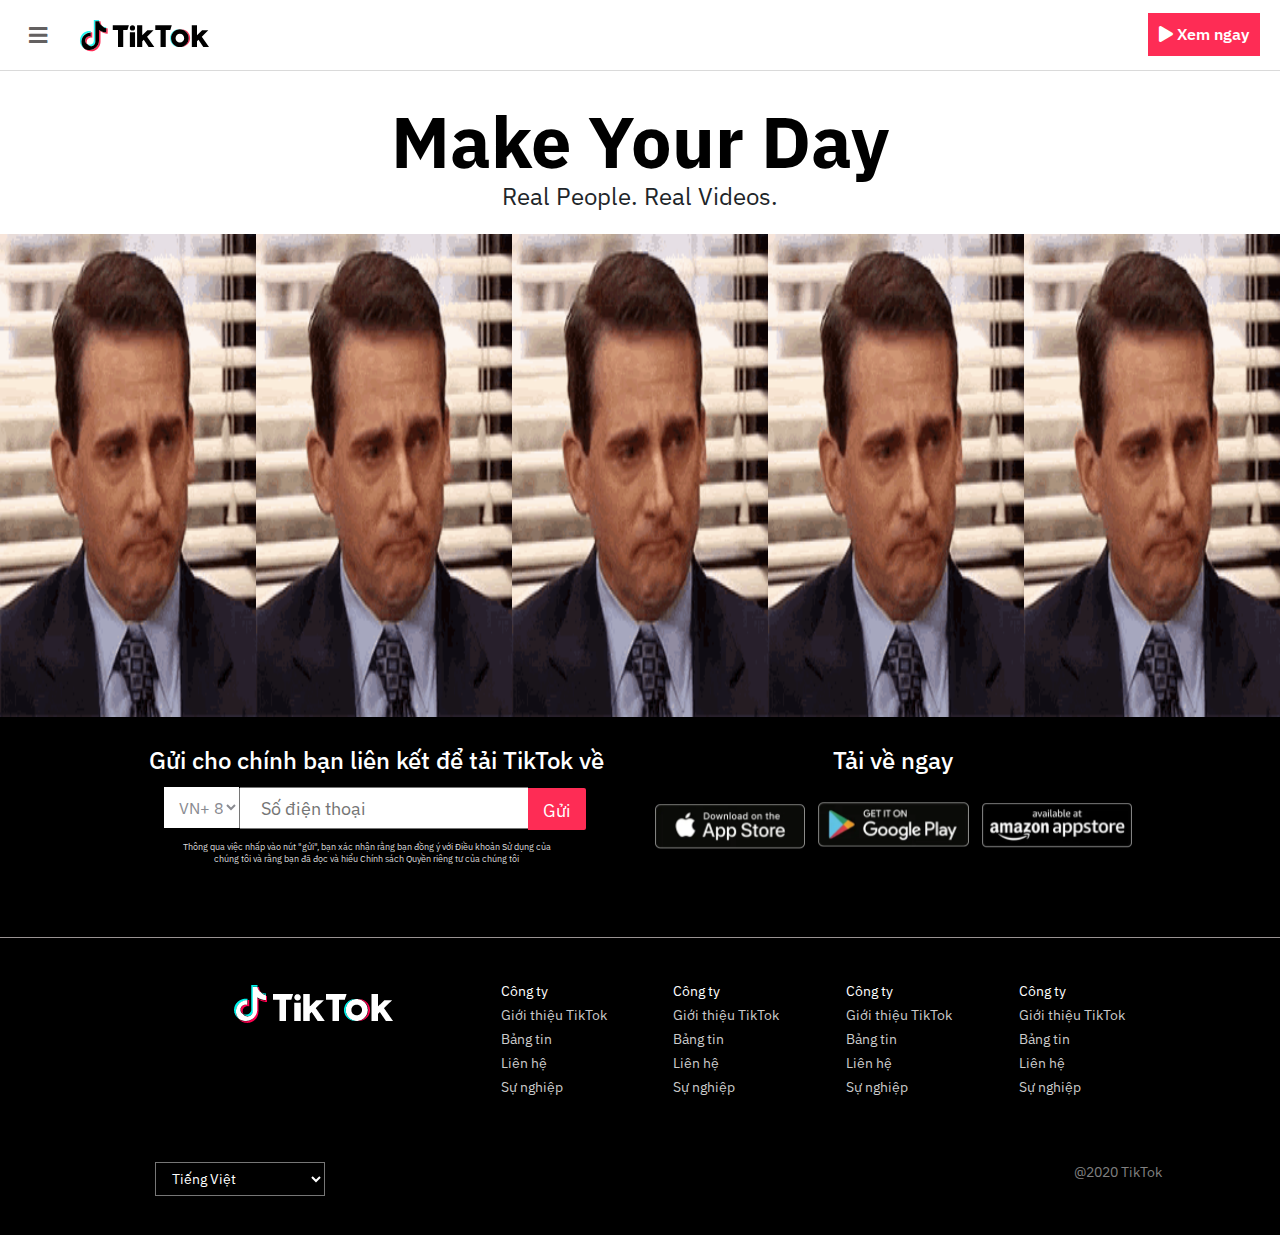
<file: index.html>
<!DOCTYPE html>
<html lang="en">

<head>
    <meta charset="UTF-8">
    <meta name="viewport" content="width=device-width, initial-scale=1.0">
    <meta http-equiv="X-UA-Compatible" content="ie=edge">
    <title>Home</title>
    <link rel="stylesheet" href="./asset/bootstrap-4.0.0/dist/css/bootstrap.min.css">
    <link rel="stylesheet" href="./asset/css/style.css">
    <link rel="stylesheet" href="./asset/font-anwesome/css/all.min.css">
    <link href="https://fonts.googleapis.com/css?family=IBM+Plex+Sans:100,100i,200,200i,300,300i,400,400i,500,500i,600,600i,700,700i&display=swap"
          rel="stylesheet">
</head>
<nav>
    <ul class="list-nav">
        <li>
            <a href="#" id="close-nav" class="icon"><i class="fas fa-times"></i></a>
        </li>
        <li class="nav-logo">
            <ul>
                <li>
                    <a href="#" id="logo">
                        <img src="./asset/images/logo.svg" alt="">
                        <img src="./asset/images/tiktok.svg" alt="">
                    </a>
                </li>
            </ul>
        </li>
        <li>
            <ul>
                <li><a href="popular.html">Thịnh Hành</a></li>
                <li><a href="discover.html">Khám phá</a></li>
            </ul>
        </li>
        <li>
            <ul>
                <li><span>Công ty</span></li>
                <li><a href="#">Giới thiệu tiktok</a></li>
                <li><a href="#">Bảng tin</a></li>
                <li><a href="#">Liên hệ</a></li>
                <li><a href="#">Sự nghiệp</a></li>
            </ul>
        </li>
        <li>
            <ul>
                <li><span>Chương trình</span></li>
                <li><a href="#">TikTok for Good</a></li>
                <li><a href="#">TikTok for Developers</a></li>
                <li><a href="#">Quảng cáo trên TikTok</a></li>
            </ul>
        </li>
        <li>
            <ul>
                <li><span>Hỗ trợ</span></li>
                <li><a href="#">Trung tâm Trợ giúp</a></li>
                <li><a href="#">Trung tâm An toàn</a></li>
                <li><a href="#">Hướng dẫn Cộng đồng</a></li>
            </ul>
        </li>
        <li>
            <ul>
                <li><span>Pháp lý</span></li>
                <li><a href="#">Tuân thủ pháp luật</a></li>
                <li><a href="#">Điều khoản sử dụng</a></li>
                <li><a href="#">Chính Sách Quyền Riêng Tư</a></li>
            </ul>
        </li>
        <li>
            <ul>
                <li class="lang">
                    <select name="" id="" style="background:white; color:black">
                        <option value="">Tiếng Việt</option>
                        <option value="">Tiếng Anh</option>
                    </select>
                </li c>
            </ul>
        </li>
    </ul>
    <div class="overlay-gray"></div>
</nav>

<header>
    <div class="menu-left">
        <div class="nav">
            <a id="show-nav" class="icon" href="#"><i class="fas fa-bars"></i></a>
        </div>
        <div class="logo">
            <a href="#">
                <img src="./asset/images/logo.svg" alt="">
                <img src="./asset/images/tiktok.svg" alt="">
            </a>
        </div>
    </div>
    <div class="menu-right">
        <div class="view-now">
            <a href="#">
                <i class="fas fa-play"></i>
                <span>Xem ngay</span>
            </a>
        </div>
    </div>
</header>

<main>
    <div class="main-title text-center">
        <h1>
            Make Your Day
        </h1>
        <p>Real People. Real Videos.</p>
    </div>
    <div class="container-fluid d-md-block d-lg-none">
        <img width="100%" src="./asset/images/gif-1.gif" alt="">
    </div>
    <div class="gifs d-lg-flex d-none">
        <div class="gif">
            <img src="./asset/images/gif-1.gif" alt="">
        </div>
        <div class="gif d-none d-lg-block">
            <img src="./asset/images/gif-1.gif" alt="">
        </div>
        <div class="gif d-none d-lg-block">
            <img src="./asset/images/gif-1.gif" alt="">
        </div>
        <div class="gif d-none d-lg-block">
            <img src="./asset/images/gif-1.gif" alt="">
        </div>
        <div class="gif d-none d-lg-block">
            <img src="./asset/images/gif-1.gif" alt="">
        </div>
    </div>
</main>
<div class="get-contact-tiktok">
    <div class="container">
        <div class="row">
            <div class="col-xl-6 d-none d-xl-block">
                <div class="contact">
                    <form action="">
                        <h4>Gửi cho chính bạn liên kết để tải TikTok về</h4>
                        <select name="">
                            <option value="">VN+ 84</option>
                        </select>
                        <input type="text" name="" id="" placeholder="Số điện thoại">
                        <input type="submit" value="Gửi">
                        <div class="wrapper-text-contact">
                            <p>
                                Thông qua việc nhấp vào nút "gửi", bạn xác nhận rằng bạn đồng ý với Điều khoản Sử dụng
                                của chúng tôi và rằng bạn đã đọc và hiểu Chính sách Quyền riêng tư của chúng tôi
                            </p>

                        </div>
                    </form>
                </div>
            </div>
            <div class="col-xl-6 col-lg-12">
                <div class="down-load-app">
                    <div class="row">
                        <h4>Tải về ngay</h4>
                    </div>
                    <div class="row p-2 text-center">
                        <div class="col-md-5 col-sm-4 col-4 d-md-block d-lg-none "></div>
                        <div class="col-lg-4 col-md-2 col-4 col-sm-4 p-1">
                            <a href="#">
                                <img width="100%" src="./asset/images/app-store.png" alt="">
                            </a>
                        </div>
                        <div class="col-md-5 col-sm-4 col-4 d-md-block d-lg-none "></div>
                        <div class="col-md-5 col-sm-4 col-4 d-md-block d-lg-none "></div>
                        <div class="col-lg-4 col-sm-4 col-4 col-md-2 p-1">
                            <a href="#">
                                <img width="100%" src="./asset/images/ch-play.png" alt="">
                            </a>
                        </div>
                        <div class="col-md-5 col-sm-4 col-4 d-md-block d-lg-none "></div>
                        <div class="col-md-5 col-sm-4 col-4 d-md-block d-lg-none "></div>
                        <div class="col-lg-4 col-sm-4 col-4 col-md-2 p-1">
                            <a href="#">
                                <img width="100%" src="./asset/images/amazone-app.png" alt="">
                            </a>
                        </div>
                        <div class="col-md-5 col-sm-4 col-4 d-md-block d-lg-none "></div>
                    </div>
                </div>
            </div>
        </div>
    </div>
</div>
<footer>
    <div class="container">
        <div class="row">
            <div class="col-lg-4 col-md-12 border-0 text-center">
                <img src="./asset/images/ft-logo.png" alt="">
            </div>
            <div class="col-lg-2 col-md-12 border-0 one-list text-center text-lg-left">
                <ul>
                    <li>
                        <a href="#">Công ty </a>
                    </li>
                    <li>
                        <a href="#">Giới thiệu TikTok </a>
                    </li>
                    <li>
                        <a href="#">Bảng tin </a>
                    </li>
                    <li>
                        <a href="#">Liên hệ </a>
                    </li>
                    <li>
                        <a href="#">Sự nghiệp </a>
                    </li>
                </ul>
            </div>
            <div class="col-lg-2 col-md-12 border-0 one-list text-center text-lg-left">
                <ul>
                    <li>
                        <a href="#">Công ty </a>
                    </li>
                    <li>
                        <a href="#">Giới thiệu TikTok </a>
                    </li>
                    <li>
                        <a href="#">Bảng tin </a>
                    </li>
                    <li>
                        <a href="#">Liên hệ </a>
                    </li>
                    <li>
                        <a href="#">Sự nghiệp </a>
                    </li>
                </ul>
            </div>
            <div class="col-lg-2 col-md-12 border-0 one-list text-center text-lg-left">
                <ul>
                    <li>
                        <a href="#">Công ty </a>
                    </li>
                    <li>
                        <a href="#">Giới thiệu TikTok </a>
                    </li>
                    <li>
                        <a href="#">Bảng tin </a>
                    </li>
                    <li>
                        <a href="#">Liên hệ </a>
                    </li>
                    <li>
                        <a href="#">Sự nghiệp </a>
                    </li>
                </ul>
            </div>
            <div class="col-lg-2 col-md-12 border-0 one-list text-center text-lg-left">
                <ul>
                    <li>
                        <a href="#">Công ty </a>
                    </li>
                    <li>
                        <a href="#">Giới thiệu TikTok </a>
                    </li>
                    <li>
                        <a href="#">Bảng tin </a>
                    </li>
                    <li>
                        <a href="#">Liên hệ </a>
                    </li>
                    <li>
                        <a href="#">Sự nghiệp </a>
                    </li>
                </ul>
            </div>
        </div>
        <div class="ft-bottom row pt-5">
            <div class="lang col-lg-6 text-lg-left text-center mb-md-3">
                <select name="">
                    <option value="">Tiếng Việt</option>
                    <option value="">English</option>
                </select>
            </div>
            <div class="nocopyright col-lg-6 text-lg-right text-center">
                @2020 TikTok
            </div>
        </div>
    </div>
</footer>
<script src="./asset/jquery-3.4.1.min.js"></script>
<script src="./asset/bootstrap-4.0.0/dist/js/bootstrap.min.js"></script>
<script src="./asset/bootstrap-4.0.0/assets/js/vendor/popper.min.js"></script>
<script src="./asset/js/script.js"></script>
</body>

</html>
</file>
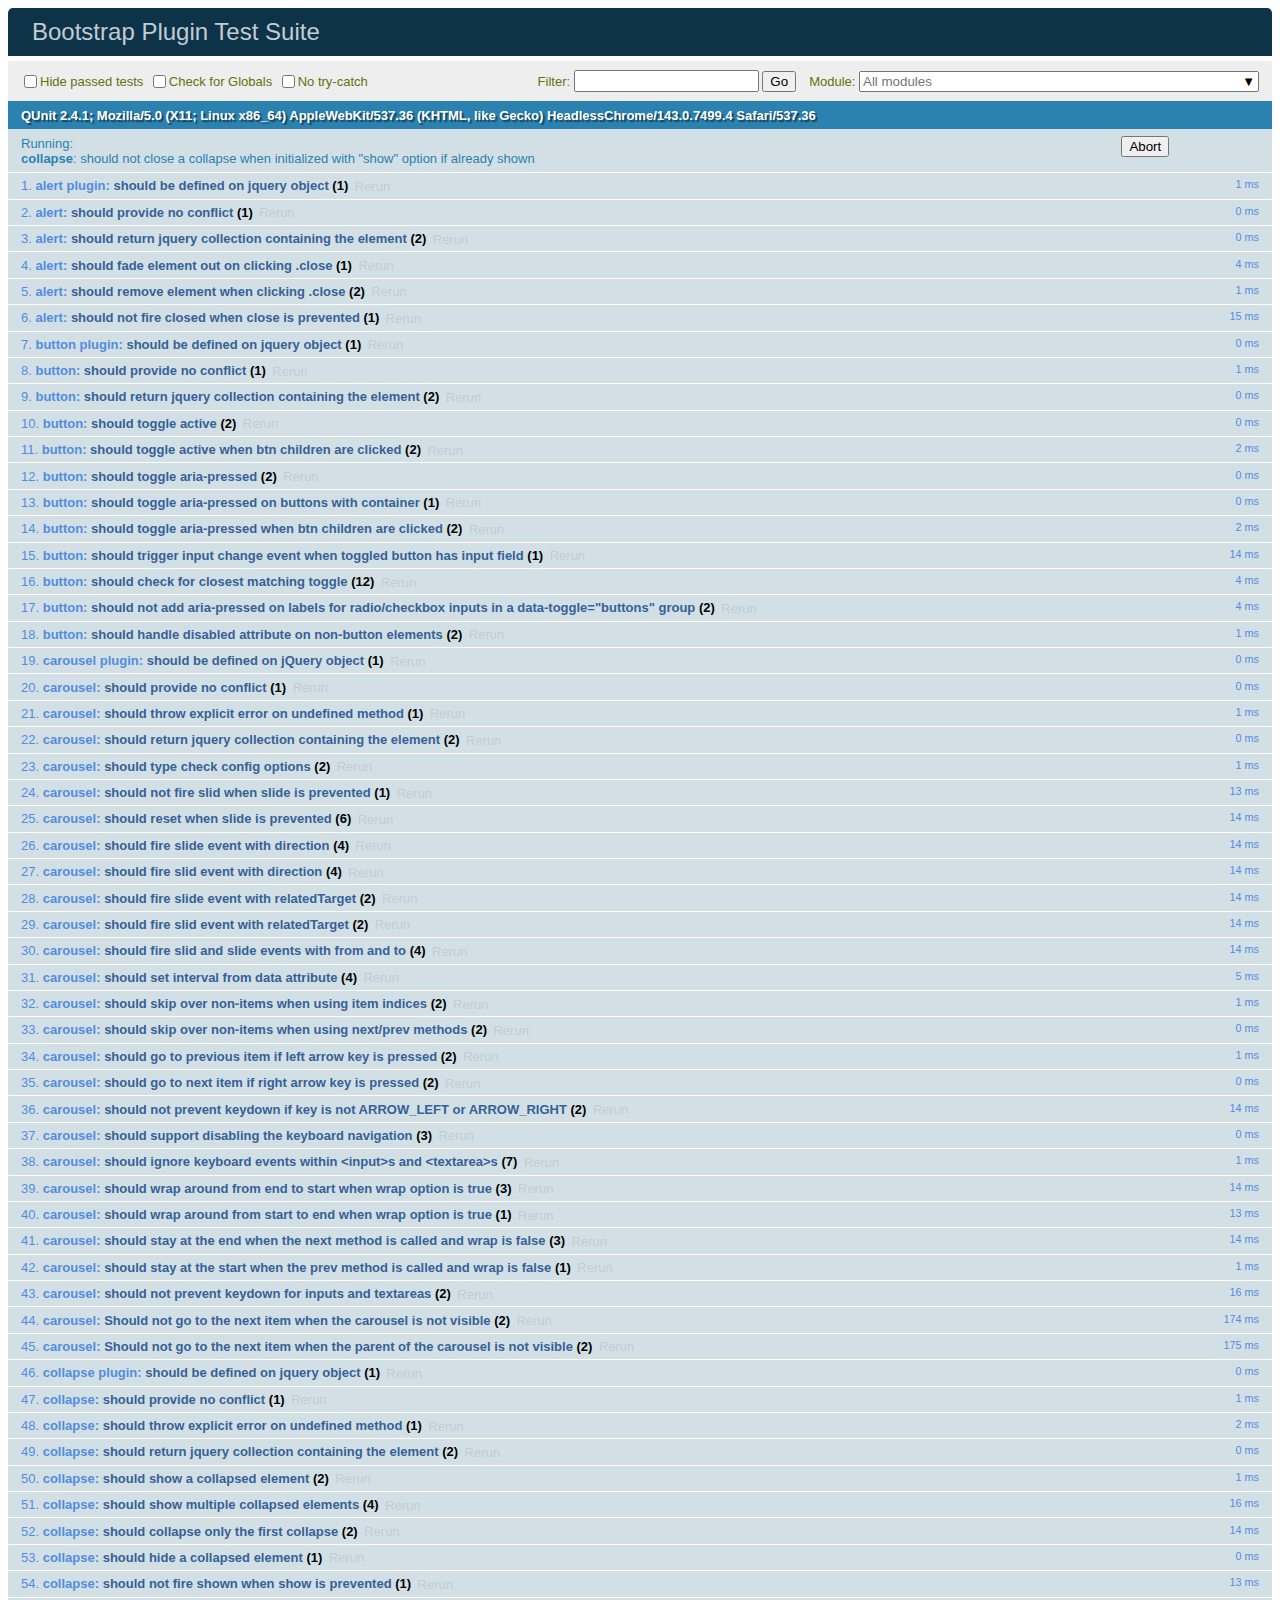
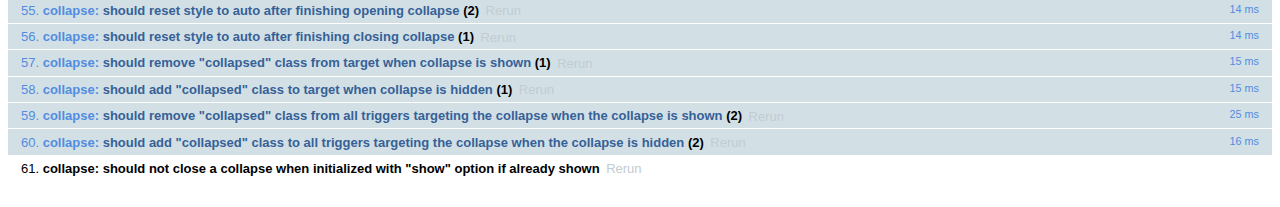
<file: asset/bootstrap-4.0.0/js/tests/index.html>
<!doctype html>
<html lang="en">
  <head>
    <meta charset="utf-8">
    <meta name="viewport" content="width=device-width, initial-scale=1, shrink-to-fit=no">
    <title>Bootstrap Plugin Test Suite</title>

    <!-- jQuery -->
    <script>
      (function () {
        var path = '../../assets/js/vendor/jquery-slim.min.js'
        // get jquery param from the query string.
        var jQueryVersion = location.search.match(/[?&]jquery=(.*?)(?=&|$)/)

        // If a version was specified, use that version from our vendor folder
        if (jQueryVersion) {
          path = 'vendor/jquery-' + jQueryVersion[1] + '.min.js'
        }
        document.write('<script src="' + path + '"><\/script>')
      }())
    </script>
    <script src="../../assets/js/vendor/popper.min.js"></script>

    <!-- QUnit -->
    <link rel="stylesheet" href="vendor/qunit.css" media="screen">
    <script src="vendor/qunit.js"></script>

    <script>
      // Disable jQuery event aliases to ensure we don't accidentally use any of them
      [
        'blur',
        'focus',
        'focusin',
        'focusout',
        'resize',
        'scroll',
        'click',
        'dblclick',
        'mousedown',
        'mouseup',
        'mousemove',
        'mouseover',
        'mouseout',
        'mouseenter',
        'mouseleave',
        'change',
        'select',
        'submit',
        'keydown',
        'keypress',
        'keyup',
        'contextmenu'
      ].forEach(function(eventAlias) {
        $.fn[eventAlias] = function() {
          throw new Error('Using the ".' + eventAlias + '()" method is not allowed, so that Bootstrap can be compatible with custom jQuery builds which exclude the "event aliases" module that defines said method. See https://github.com/twbs/bootstrap/blob/master/CONTRIBUTING.md#js')
        }
      })

      // Require assert.expect in each test
      QUnit.config.requireExpects = true

      // See https://github.com/axemclion/grunt-saucelabs#test-result-details-with-qunit
      var log = []
      var testName

      QUnit.done(function(testResults) {
        var tests = []
        for (var i = 0; i < log.length; i++) {
          var details = log[i]
          tests.push({
            name: details.name,
            result: details.result,
            expected: details.expected,
            actual: details.actual,
            source: details.source
          })
        }
        testResults.tests = tests

        window.global_test_results = testResults
      })

      QUnit.testStart(function(testDetails) {
        QUnit.log(function(details) {
          if (!details.result) {
            details.name = testDetails.name
            log.push(details)
          }
        })
      })

      // Display fixture on-screen on iOS to avoid false positives
      // See https://github.com/twbs/bootstrap/pull/15955
      if (/iPhone|iPad|iPod/.test(navigator.userAgent)) {
        QUnit.begin(function() {
          $('#qunit-fixture').css({ top: 0, left: 0 })
        })

        QUnit.done(function() {
          $('#qunit-fixture').css({ top: '', left: '' })
        })
      }
    </script>

    <!-- Transpiled Plugins -->
    <script src="../dist/util.js"></script>
    <script src="../dist/alert.js"></script>
    <script src="../dist/button.js"></script>
    <script src="../dist/carousel.js"></script>
    <script src="../dist/collapse.js"></script>
    <script src="../dist/dropdown.js"></script>
    <script src="../dist/modal.js"></script>
    <script src="../dist/scrollspy.js"></script>
    <script src="../dist/tab.js"></script>
    <script src="../dist/tooltip.js"></script>
    <script src="../dist/popover.js"></script>

    <!-- Unit Tests -->
    <script src="unit/alert.js"></script>
    <script src="unit/button.js"></script>
    <script src="unit/carousel.js"></script>
    <script src="unit/collapse.js"></script>
    <script src="unit/dropdown.js"></script>
    <script src="unit/modal.js"></script>
    <script src="unit/scrollspy.js"></script>
    <script src="unit/tab.js"></script>
    <script src="unit/tooltip.js"></script>
    <script src="unit/popover.js"></script>
    <script src="unit/util.js"></script>
  </head>
  <body>
    <div id="qunit-container">
      <div id="qunit"></div>
      <div id="qunit-fixture"></div>
    </div>
  </body>
</html>
</file>
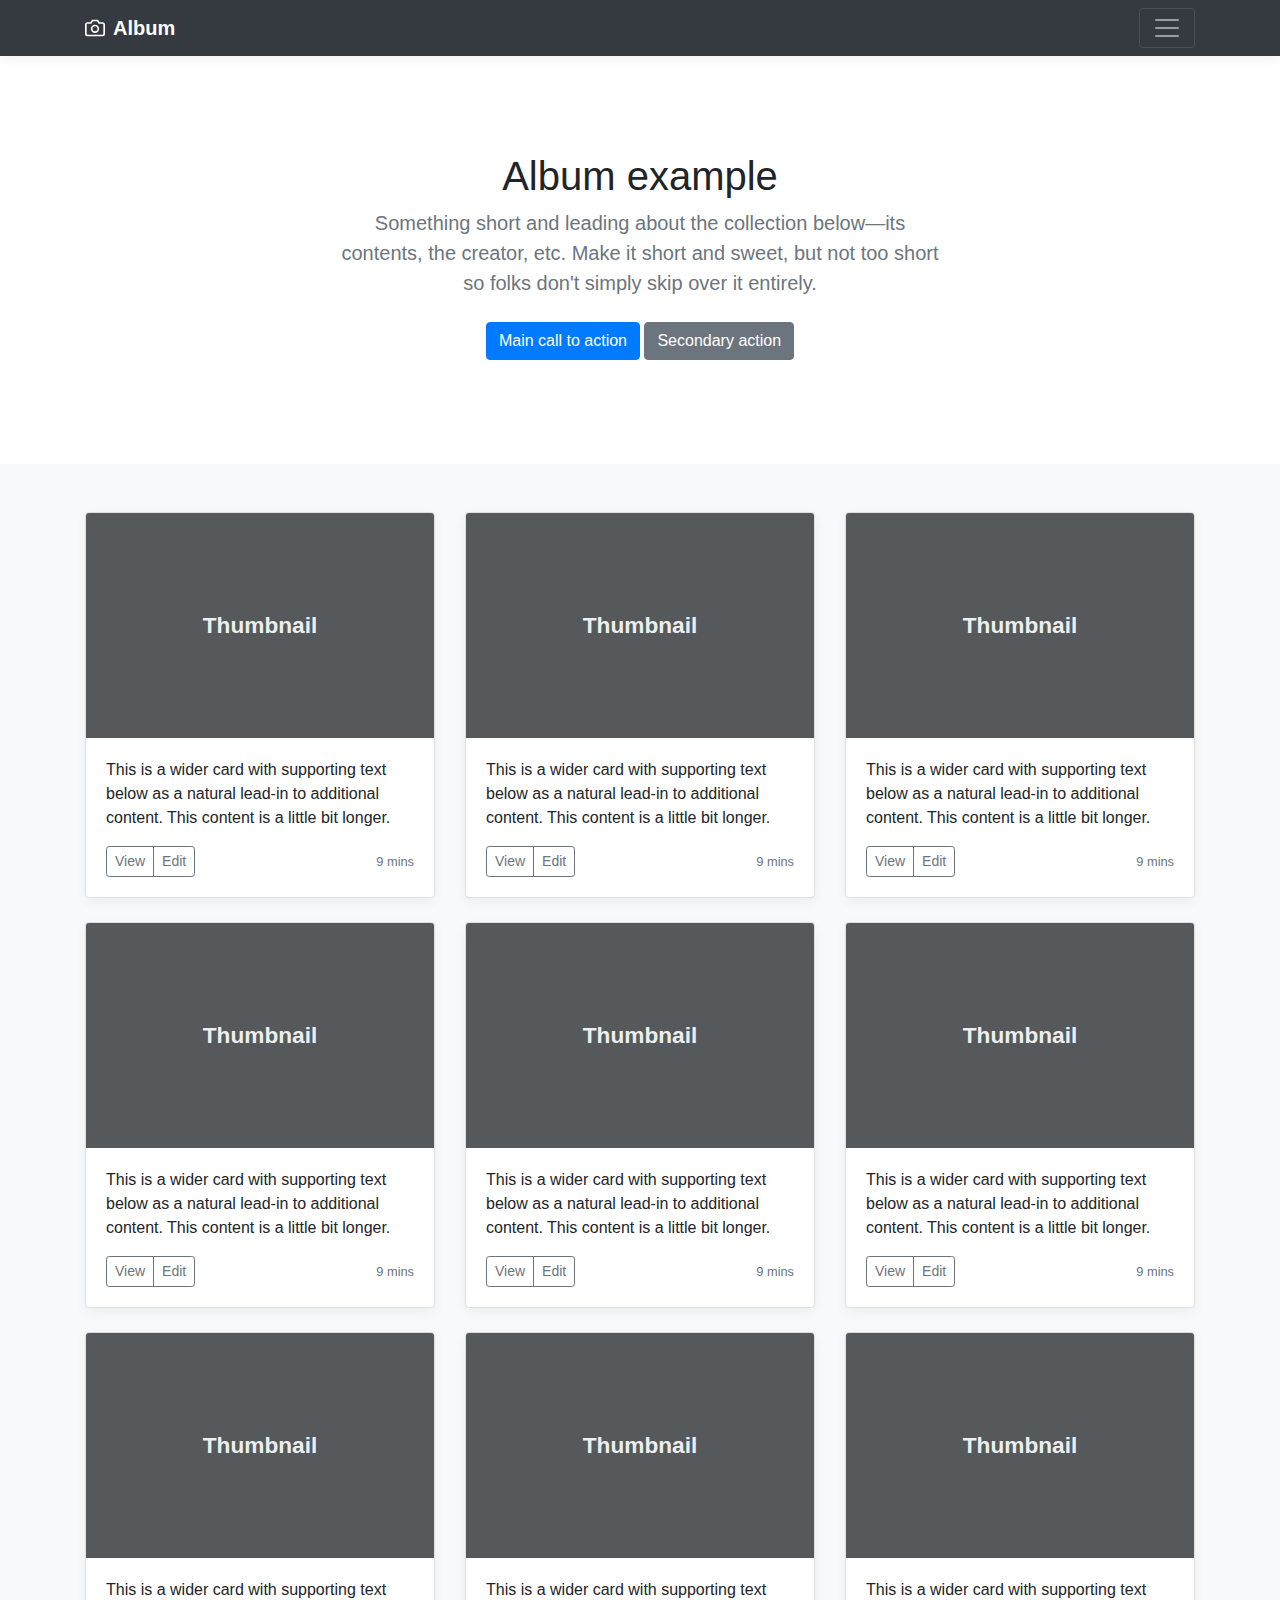
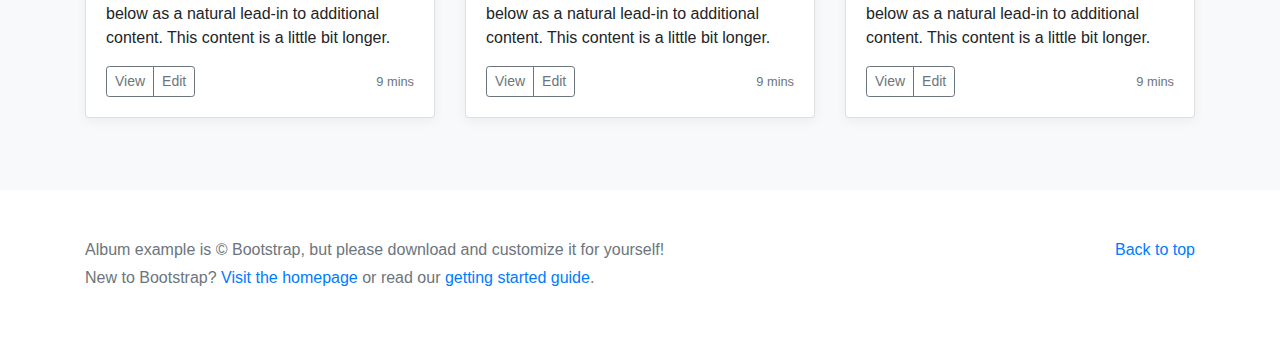
<file: asset/bootstrap-4.0.0/docs/4.0/examples/album/index.html>
<!doctype html>
<html lang="en">
  <head>
    <meta charset="utf-8">
    <meta name="viewport" content="width=device-width, initial-scale=1, shrink-to-fit=no">
    <meta name="description" content="">
    <meta name="author" content="">
    <link rel="icon" href="../../../../favicon.ico">

    <title>Album example for Bootstrap</title>

    <!-- Bootstrap core CSS -->
    <link href="../../../../dist/css/bootstrap.min.css" rel="stylesheet">

    <!-- Custom styles for this template -->
    <link href="album.css" rel="stylesheet">
  </head>

  <body>

    <header>
      <div class="collapse bg-dark" id="navbarHeader">
        <div class="container">
          <div class="row">
            <div class="col-sm-8 col-md-7 py-4">
              <h4 class="text-white">About</h4>
              <p class="text-muted">Add some information about the album below, the author, or any other background context. Make it a few sentences long so folks can pick up some informative tidbits. Then, link them off to some social networking sites or contact information.</p>
            </div>
            <div class="col-sm-4 offset-md-1 py-4">
              <h4 class="text-white">Contact</h4>
              <ul class="list-unstyled">
                <li><a href="#" class="text-white">Follow on Twitter</a></li>
                <li><a href="#" class="text-white">Like on Facebook</a></li>
                <li><a href="#" class="text-white">Email me</a></li>
              </ul>
            </div>
          </div>
        </div>
      </div>
      <div class="navbar navbar-dark bg-dark box-shadow">
        <div class="container d-flex justify-content-between">
          <a href="#" class="navbar-brand d-flex align-items-center">
            <svg xmlns="http://www.w3.org/2000/svg" width="20" height="20" viewBox="0 0 24 24" fill="none" stroke="currentColor" stroke-width="2" stroke-linecap="round" stroke-linejoin="round" class="mr-2"><path d="M23 19a2 2 0 0 1-2 2H3a2 2 0 0 1-2-2V8a2 2 0 0 1 2-2h4l2-3h6l2 3h4a2 2 0 0 1 2 2z"></path><circle cx="12" cy="13" r="4"></circle></svg>
            <strong>Album</strong>
          </a>
          <button class="navbar-toggler" type="button" data-toggle="collapse" data-target="#navbarHeader" aria-controls="navbarHeader" aria-expanded="false" aria-label="Toggle navigation">
            <span class="navbar-toggler-icon"></span>
          </button>
        </div>
      </div>
    </header>

    <main role="main">

      <section class="jumbotron text-center">
        <div class="container">
          <h1 class="jumbotron-heading">Album example</h1>
          <p class="lead text-muted">Something short and leading about the collection below—its contents, the creator, etc. Make it short and sweet, but not too short so folks don't simply skip over it entirely.</p>
          <p>
            <a href="#" class="btn btn-primary my-2">Main call to action</a>
            <a href="#" class="btn btn-secondary my-2">Secondary action</a>
          </p>
        </div>
      </section>

      <div class="album py-5 bg-light">
        <div class="container">

          <div class="row">
            <div class="col-md-4">
              <div class="card mb-4 box-shadow">
                <img class="card-img-top" data-src="holder.js/100px225?theme=thumb&bg=55595c&fg=eceeef&text=Thumbnail" alt="Card image cap">
                <div class="card-body">
                  <p class="card-text">This is a wider card with supporting text below as a natural lead-in to additional content. This content is a little bit longer.</p>
                  <div class="d-flex justify-content-between align-items-center">
                    <div class="btn-group">
                      <button type="button" class="btn btn-sm btn-outline-secondary">View</button>
                      <button type="button" class="btn btn-sm btn-outline-secondary">Edit</button>
                    </div>
                    <small class="text-muted">9 mins</small>
                  </div>
                </div>
              </div>
            </div>
            <div class="col-md-4">
              <div class="card mb-4 box-shadow">
                <img class="card-img-top" data-src="holder.js/100px225?theme=thumb&bg=55595c&fg=eceeef&text=Thumbnail" alt="Card image cap">
                <div class="card-body">
                  <p class="card-text">This is a wider card with supporting text below as a natural lead-in to additional content. This content is a little bit longer.</p>
                  <div class="d-flex justify-content-between align-items-center">
                    <div class="btn-group">
                      <button type="button" class="btn btn-sm btn-outline-secondary">View</button>
                      <button type="button" class="btn btn-sm btn-outline-secondary">Edit</button>
                    </div>
                    <small class="text-muted">9 mins</small>
                  </div>
                </div>
              </div>
            </div>
            <div class="col-md-4">
              <div class="card mb-4 box-shadow">
                <img class="card-img-top" data-src="holder.js/100px225?theme=thumb&bg=55595c&fg=eceeef&text=Thumbnail" alt="Card image cap">
                <div class="card-body">
                  <p class="card-text">This is a wider card with supporting text below as a natural lead-in to additional content. This content is a little bit longer.</p>
                  <div class="d-flex justify-content-between align-items-center">
                    <div class="btn-group">
                      <button type="button" class="btn btn-sm btn-outline-secondary">View</button>
                      <button type="button" class="btn btn-sm btn-outline-secondary">Edit</button>
                    </div>
                    <small class="text-muted">9 mins</small>
                  </div>
                </div>
              </div>
            </div>

            <div class="col-md-4">
              <div class="card mb-4 box-shadow">
                <img class="card-img-top" data-src="holder.js/100px225?theme=thumb&bg=55595c&fg=eceeef&text=Thumbnail" alt="Card image cap">
                <div class="card-body">
                  <p class="card-text">This is a wider card with supporting text below as a natural lead-in to additional content. This content is a little bit longer.</p>
                  <div class="d-flex justify-content-between align-items-center">
                    <div class="btn-group">
                      <button type="button" class="btn btn-sm btn-outline-secondary">View</button>
                      <button type="button" class="btn btn-sm btn-outline-secondary">Edit</button>
                    </div>
                    <small class="text-muted">9 mins</small>
                  </div>
                </div>
              </div>
            </div>
            <div class="col-md-4">
              <div class="card mb-4 box-shadow">
                <img class="card-img-top" data-src="holder.js/100px225?theme=thumb&bg=55595c&fg=eceeef&text=Thumbnail" alt="Card image cap">
                <div class="card-body">
                  <p class="card-text">This is a wider card with supporting text below as a natural lead-in to additional content. This content is a little bit longer.</p>
                  <div class="d-flex justify-content-between align-items-center">
                    <div class="btn-group">
                      <button type="button" class="btn btn-sm btn-outline-secondary">View</button>
                      <button type="button" class="btn btn-sm btn-outline-secondary">Edit</button>
                    </div>
                    <small class="text-muted">9 mins</small>
                  </div>
                </div>
              </div>
            </div>
            <div class="col-md-4">
              <div class="card mb-4 box-shadow">
                <img class="card-img-top" data-src="holder.js/100px225?theme=thumb&bg=55595c&fg=eceeef&text=Thumbnail" alt="Card image cap">
                <div class="card-body">
                  <p class="card-text">This is a wider card with supporting text below as a natural lead-in to additional content. This content is a little bit longer.</p>
                  <div class="d-flex justify-content-between align-items-center">
                    <div class="btn-group">
                      <button type="button" class="btn btn-sm btn-outline-secondary">View</button>
                      <button type="button" class="btn btn-sm btn-outline-secondary">Edit</button>
                    </div>
                    <small class="text-muted">9 mins</small>
                  </div>
                </div>
              </div>
            </div>

            <div class="col-md-4">
              <div class="card mb-4 box-shadow">
                <img class="card-img-top" data-src="holder.js/100px225?theme=thumb&bg=55595c&fg=eceeef&text=Thumbnail" alt="Card image cap">
                <div class="card-body">
                  <p class="card-text">This is a wider card with supporting text below as a natural lead-in to additional content. This content is a little bit longer.</p>
                  <div class="d-flex justify-content-between align-items-center">
                    <div class="btn-group">
                      <button type="button" class="btn btn-sm btn-outline-secondary">View</button>
                      <button type="button" class="btn btn-sm btn-outline-secondary">Edit</button>
                    </div>
                    <small class="text-muted">9 mins</small>
                  </div>
                </div>
              </div>
            </div>
            <div class="col-md-4">
              <div class="card mb-4 box-shadow">
                <img class="card-img-top" data-src="holder.js/100px225?theme=thumb&bg=55595c&fg=eceeef&text=Thumbnail" alt="Card image cap">
                <div class="card-body">
                  <p class="card-text">This is a wider card with supporting text below as a natural lead-in to additional content. This content is a little bit longer.</p>
                  <div class="d-flex justify-content-between align-items-center">
                    <div class="btn-group">
                      <button type="button" class="btn btn-sm btn-outline-secondary">View</button>
                      <button type="button" class="btn btn-sm btn-outline-secondary">Edit</button>
                    </div>
                    <small class="text-muted">9 mins</small>
                  </div>
                </div>
              </div>
            </div>
            <div class="col-md-4">
              <div class="card mb-4 box-shadow">
                <img class="card-img-top" data-src="holder.js/100px225?theme=thumb&bg=55595c&fg=eceeef&text=Thumbnail" alt="Card image cap">
                <div class="card-body">
                  <p class="card-text">This is a wider card with supporting text below as a natural lead-in to additional content. This content is a little bit longer.</p>
                  <div class="d-flex justify-content-between align-items-center">
                    <div class="btn-group">
                      <button type="button" class="btn btn-sm btn-outline-secondary">View</button>
                      <button type="button" class="btn btn-sm btn-outline-secondary">Edit</button>
                    </div>
                    <small class="text-muted">9 mins</small>
                  </div>
                </div>
              </div>
            </div>
          </div>
        </div>
      </div>

    </main>

    <footer class="text-muted">
      <div class="container">
        <p class="float-right">
          <a href="#">Back to top</a>
        </p>
        <p>Album example is &copy; Bootstrap, but please download and customize it for yourself!</p>
        <p>New to Bootstrap? <a href="../../">Visit the homepage</a> or read our <a href="../../getting-started/">getting started guide</a>.</p>
      </div>
    </footer>

    <!-- Bootstrap core JavaScript
    ================================================== -->
    <!-- Placed at the end of the document so the pages load faster -->
    <script src="https://code.jquery.com/jquery-3.2.1.slim.min.js" integrity="sha384-KJ3o2DKtIkvYIK3UENzmM7KCkRr/rE9/Qpg6aAZGJwFDMVNA/GpGFF93hXpG5KkN" crossorigin="anonymous"></script>
    <script>window.jQuery || document.write('<script src="../../../../assets/js/vendor/jquery-slim.min.js"><\/script>')</script>
    <script src="../../../../assets/js/vendor/popper.min.js"></script>
    <script src="../../../../dist/js/bootstrap.min.js"></script>
    <script src="../../../../assets/js/vendor/holder.min.js"></script>
  </body>
</html>
</file>
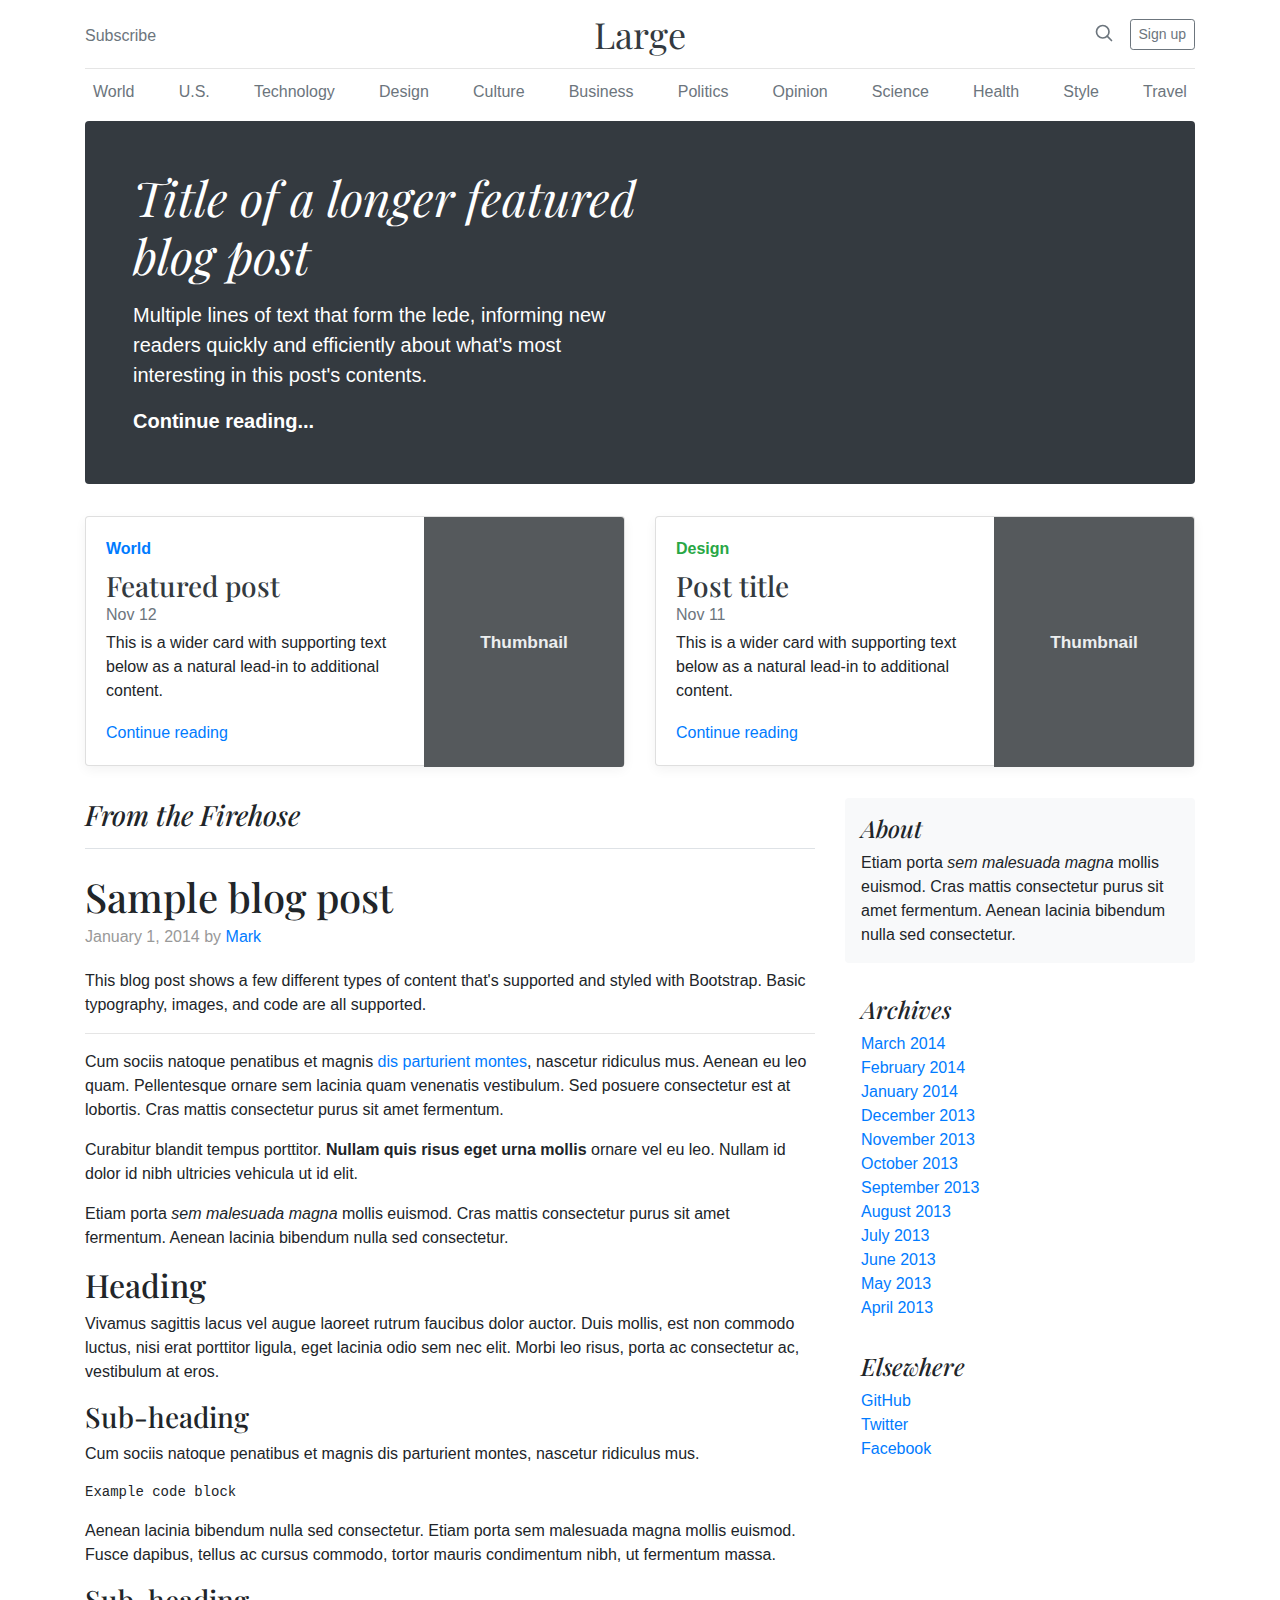
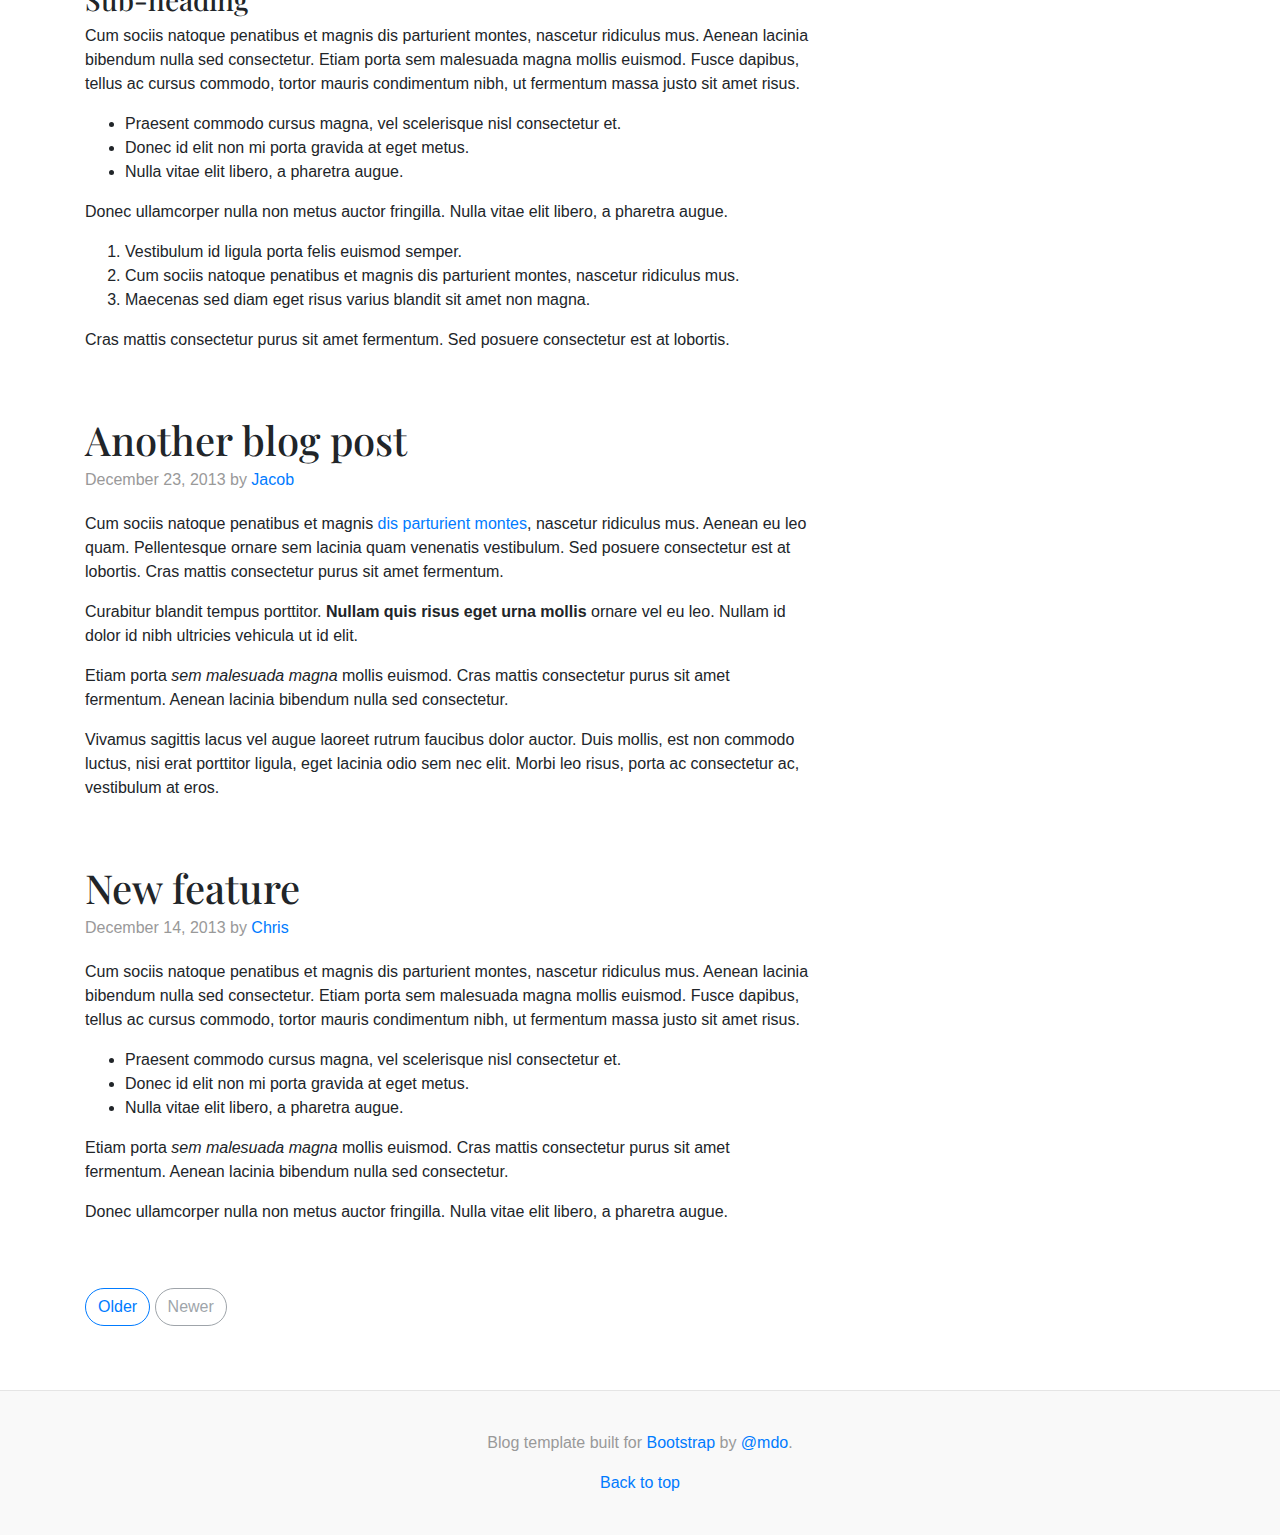
<file: asset/bootstrap-4.0.0/docs/4.0/examples/blog/index.html>
<!doctype html>
<html lang="en">
  <head>
    <meta charset="utf-8">
    <meta name="viewport" content="width=device-width, initial-scale=1, shrink-to-fit=no">
    <meta name="description" content="">
    <meta name="author" content="">
    <link rel="icon" href="../../../../favicon.ico">

    <title>Blog Template for Bootstrap</title>

    <!-- Bootstrap core CSS -->
    <link href="../../../../dist/css/bootstrap.min.css" rel="stylesheet">

    <!-- Custom styles for this template -->
    <link href="https://fonts.googleapis.com/css?family=Playfair+Display:700,900" rel="stylesheet">
    <link href="blog.css" rel="stylesheet">
  </head>

  <body>

    <div class="container">
      <header class="blog-header py-3">
        <div class="row flex-nowrap justify-content-between align-items-center">
          <div class="col-4 pt-1">
            <a class="text-muted" href="#">Subscribe</a>
          </div>
          <div class="col-4 text-center">
            <a class="blog-header-logo text-dark" href="#">Large</a>
          </div>
          <div class="col-4 d-flex justify-content-end align-items-center">
            <a class="text-muted" href="#">
              <svg xmlns="http://www.w3.org/2000/svg" width="20" height="20" viewBox="0 0 24 24" fill="none" stroke="currentColor" stroke-width="2" stroke-linecap="round" stroke-linejoin="round" class="mx-3"><circle cx="10.5" cy="10.5" r="7.5"></circle><line x1="21" y1="21" x2="15.8" y2="15.8"></line></svg>
            </a>
            <a class="btn btn-sm btn-outline-secondary" href="#">Sign up</a>
          </div>
        </div>
      </header>

      <div class="nav-scroller py-1 mb-2">
        <nav class="nav d-flex justify-content-between">
          <a class="p-2 text-muted" href="#">World</a>
          <a class="p-2 text-muted" href="#">U.S.</a>
          <a class="p-2 text-muted" href="#">Technology</a>
          <a class="p-2 text-muted" href="#">Design</a>
          <a class="p-2 text-muted" href="#">Culture</a>
          <a class="p-2 text-muted" href="#">Business</a>
          <a class="p-2 text-muted" href="#">Politics</a>
          <a class="p-2 text-muted" href="#">Opinion</a>
          <a class="p-2 text-muted" href="#">Science</a>
          <a class="p-2 text-muted" href="#">Health</a>
          <a class="p-2 text-muted" href="#">Style</a>
          <a class="p-2 text-muted" href="#">Travel</a>
        </nav>
      </div>

      <div class="jumbotron p-3 p-md-5 text-white rounded bg-dark">
        <div class="col-md-6 px-0">
          <h1 class="display-4 font-italic">Title of a longer featured blog post</h1>
          <p class="lead my-3">Multiple lines of text that form the lede, informing new readers quickly and efficiently about what's most interesting in this post's contents.</p>
          <p class="lead mb-0"><a href="#" class="text-white font-weight-bold">Continue reading...</a></p>
        </div>
      </div>

      <div class="row mb-2">
        <div class="col-md-6">
          <div class="card flex-md-row mb-4 box-shadow h-md-250">
            <div class="card-body d-flex flex-column align-items-start">
              <strong class="d-inline-block mb-2 text-primary">World</strong>
              <h3 class="mb-0">
                <a class="text-dark" href="#">Featured post</a>
              </h3>
              <div class="mb-1 text-muted">Nov 12</div>
              <p class="card-text mb-auto">This is a wider card with supporting text below as a natural lead-in to additional content.</p>
              <a href="#">Continue reading</a>
            </div>
            <img class="card-img-right flex-auto d-none d-md-block" data-src="holder.js/200x250?theme=thumb" alt="Card image cap">
          </div>
        </div>
        <div class="col-md-6">
          <div class="card flex-md-row mb-4 box-shadow h-md-250">
            <div class="card-body d-flex flex-column align-items-start">
              <strong class="d-inline-block mb-2 text-success">Design</strong>
              <h3 class="mb-0">
                <a class="text-dark" href="#">Post title</a>
              </h3>
              <div class="mb-1 text-muted">Nov 11</div>
              <p class="card-text mb-auto">This is a wider card with supporting text below as a natural lead-in to additional content.</p>
              <a href="#">Continue reading</a>
            </div>
            <img class="card-img-right flex-auto d-none d-md-block" data-src="holder.js/200x250?theme=thumb" alt="Card image cap">
          </div>
        </div>
      </div>
    </div>

    <main role="main" class="container">
      <div class="row">
        <div class="col-md-8 blog-main">
          <h3 class="pb-3 mb-4 font-italic border-bottom">
            From the Firehose
          </h3>

          <div class="blog-post">
            <h2 class="blog-post-title">Sample blog post</h2>
            <p class="blog-post-meta">January 1, 2014 by <a href="#">Mark</a></p>

            <p>This blog post shows a few different types of content that's supported and styled with Bootstrap. Basic typography, images, and code are all supported.</p>
            <hr>
            <p>Cum sociis natoque penatibus et magnis <a href="#">dis parturient montes</a>, nascetur ridiculus mus. Aenean eu leo quam. Pellentesque ornare sem lacinia quam venenatis vestibulum. Sed posuere consectetur est at lobortis. Cras mattis consectetur purus sit amet fermentum.</p>
            <blockquote>
              <p>Curabitur blandit tempus porttitor. <strong>Nullam quis risus eget urna mollis</strong> ornare vel eu leo. Nullam id dolor id nibh ultricies vehicula ut id elit.</p>
            </blockquote>
            <p>Etiam porta <em>sem malesuada magna</em> mollis euismod. Cras mattis consectetur purus sit amet fermentum. Aenean lacinia bibendum nulla sed consectetur.</p>
            <h2>Heading</h2>
            <p>Vivamus sagittis lacus vel augue laoreet rutrum faucibus dolor auctor. Duis mollis, est non commodo luctus, nisi erat porttitor ligula, eget lacinia odio sem nec elit. Morbi leo risus, porta ac consectetur ac, vestibulum at eros.</p>
            <h3>Sub-heading</h3>
            <p>Cum sociis natoque penatibus et magnis dis parturient montes, nascetur ridiculus mus.</p>
            <pre><code>Example code block</code></pre>
            <p>Aenean lacinia bibendum nulla sed consectetur. Etiam porta sem malesuada magna mollis euismod. Fusce dapibus, tellus ac cursus commodo, tortor mauris condimentum nibh, ut fermentum massa.</p>
            <h3>Sub-heading</h3>
            <p>Cum sociis natoque penatibus et magnis dis parturient montes, nascetur ridiculus mus. Aenean lacinia bibendum nulla sed consectetur. Etiam porta sem malesuada magna mollis euismod. Fusce dapibus, tellus ac cursus commodo, tortor mauris condimentum nibh, ut fermentum massa justo sit amet risus.</p>
            <ul>
              <li>Praesent commodo cursus magna, vel scelerisque nisl consectetur et.</li>
              <li>Donec id elit non mi porta gravida at eget metus.</li>
              <li>Nulla vitae elit libero, a pharetra augue.</li>
            </ul>
            <p>Donec ullamcorper nulla non metus auctor fringilla. Nulla vitae elit libero, a pharetra augue.</p>
            <ol>
              <li>Vestibulum id ligula porta felis euismod semper.</li>
              <li>Cum sociis natoque penatibus et magnis dis parturient montes, nascetur ridiculus mus.</li>
              <li>Maecenas sed diam eget risus varius blandit sit amet non magna.</li>
            </ol>
            <p>Cras mattis consectetur purus sit amet fermentum. Sed posuere consectetur est at lobortis.</p>
          </div><!-- /.blog-post -->

          <div class="blog-post">
            <h2 class="blog-post-title">Another blog post</h2>
            <p class="blog-post-meta">December 23, 2013 by <a href="#">Jacob</a></p>

            <p>Cum sociis natoque penatibus et magnis <a href="#">dis parturient montes</a>, nascetur ridiculus mus. Aenean eu leo quam. Pellentesque ornare sem lacinia quam venenatis vestibulum. Sed posuere consectetur est at lobortis. Cras mattis consectetur purus sit amet fermentum.</p>
            <blockquote>
              <p>Curabitur blandit tempus porttitor. <strong>Nullam quis risus eget urna mollis</strong> ornare vel eu leo. Nullam id dolor id nibh ultricies vehicula ut id elit.</p>
            </blockquote>
            <p>Etiam porta <em>sem malesuada magna</em> mollis euismod. Cras mattis consectetur purus sit amet fermentum. Aenean lacinia bibendum nulla sed consectetur.</p>
            <p>Vivamus sagittis lacus vel augue laoreet rutrum faucibus dolor auctor. Duis mollis, est non commodo luctus, nisi erat porttitor ligula, eget lacinia odio sem nec elit. Morbi leo risus, porta ac consectetur ac, vestibulum at eros.</p>
          </div><!-- /.blog-post -->

          <div class="blog-post">
            <h2 class="blog-post-title">New feature</h2>
            <p class="blog-post-meta">December 14, 2013 by <a href="#">Chris</a></p>

            <p>Cum sociis natoque penatibus et magnis dis parturient montes, nascetur ridiculus mus. Aenean lacinia bibendum nulla sed consectetur. Etiam porta sem malesuada magna mollis euismod. Fusce dapibus, tellus ac cursus commodo, tortor mauris condimentum nibh, ut fermentum massa justo sit amet risus.</p>
            <ul>
              <li>Praesent commodo cursus magna, vel scelerisque nisl consectetur et.</li>
              <li>Donec id elit non mi porta gravida at eget metus.</li>
              <li>Nulla vitae elit libero, a pharetra augue.</li>
            </ul>
            <p>Etiam porta <em>sem malesuada magna</em> mollis euismod. Cras mattis consectetur purus sit amet fermentum. Aenean lacinia bibendum nulla sed consectetur.</p>
            <p>Donec ullamcorper nulla non metus auctor fringilla. Nulla vitae elit libero, a pharetra augue.</p>
          </div><!-- /.blog-post -->

          <nav class="blog-pagination">
            <a class="btn btn-outline-primary" href="#">Older</a>
            <a class="btn btn-outline-secondary disabled" href="#">Newer</a>
          </nav>

        </div><!-- /.blog-main -->

        <aside class="col-md-4 blog-sidebar">
          <div class="p-3 mb-3 bg-light rounded">
            <h4 class="font-italic">About</h4>
            <p class="mb-0">Etiam porta <em>sem malesuada magna</em> mollis euismod. Cras mattis consectetur purus sit amet fermentum. Aenean lacinia bibendum nulla sed consectetur.</p>
          </div>

          <div class="p-3">
            <h4 class="font-italic">Archives</h4>
            <ol class="list-unstyled mb-0">
              <li><a href="#">March 2014</a></li>
              <li><a href="#">February 2014</a></li>
              <li><a href="#">January 2014</a></li>
              <li><a href="#">December 2013</a></li>
              <li><a href="#">November 2013</a></li>
              <li><a href="#">October 2013</a></li>
              <li><a href="#">September 2013</a></li>
              <li><a href="#">August 2013</a></li>
              <li><a href="#">July 2013</a></li>
              <li><a href="#">June 2013</a></li>
              <li><a href="#">May 2013</a></li>
              <li><a href="#">April 2013</a></li>
            </ol>
          </div>

          <div class="p-3">
            <h4 class="font-italic">Elsewhere</h4>
            <ol class="list-unstyled">
              <li><a href="#">GitHub</a></li>
              <li><a href="#">Twitter</a></li>
              <li><a href="#">Facebook</a></li>
            </ol>
          </div>
        </aside><!-- /.blog-sidebar -->

      </div><!-- /.row -->

    </main><!-- /.container -->

    <footer class="blog-footer">
      <p>Blog template built for <a href="https://getbootstrap.com/">Bootstrap</a> by <a href="https://twitter.com/mdo">@mdo</a>.</p>
      <p>
        <a href="#">Back to top</a>
      </p>
    </footer>

    <!-- Bootstrap core JavaScript
    ================================================== -->
    <!-- Placed at the end of the document so the pages load faster -->
    <script src="https://code.jquery.com/jquery-3.2.1.slim.min.js" integrity="sha384-KJ3o2DKtIkvYIK3UENzmM7KCkRr/rE9/Qpg6aAZGJwFDMVNA/GpGFF93hXpG5KkN" crossorigin="anonymous"></script>
    <script>window.jQuery || document.write('<script src="../../../../assets/js/vendor/jquery-slim.min.js"><\/script>')</script>
    <script src="../../../../assets/js/vendor/popper.min.js"></script>
    <script src="../../../../dist/js/bootstrap.min.js"></script>
    <script src="../../../../assets/js/vendor/holder.min.js"></script>
    <script>
      Holder.addTheme('thumb', {
        bg: '#55595c',
        fg: '#eceeef',
        text: 'Thumbnail'
      });
    </script>
  </body>
</html>
</file>
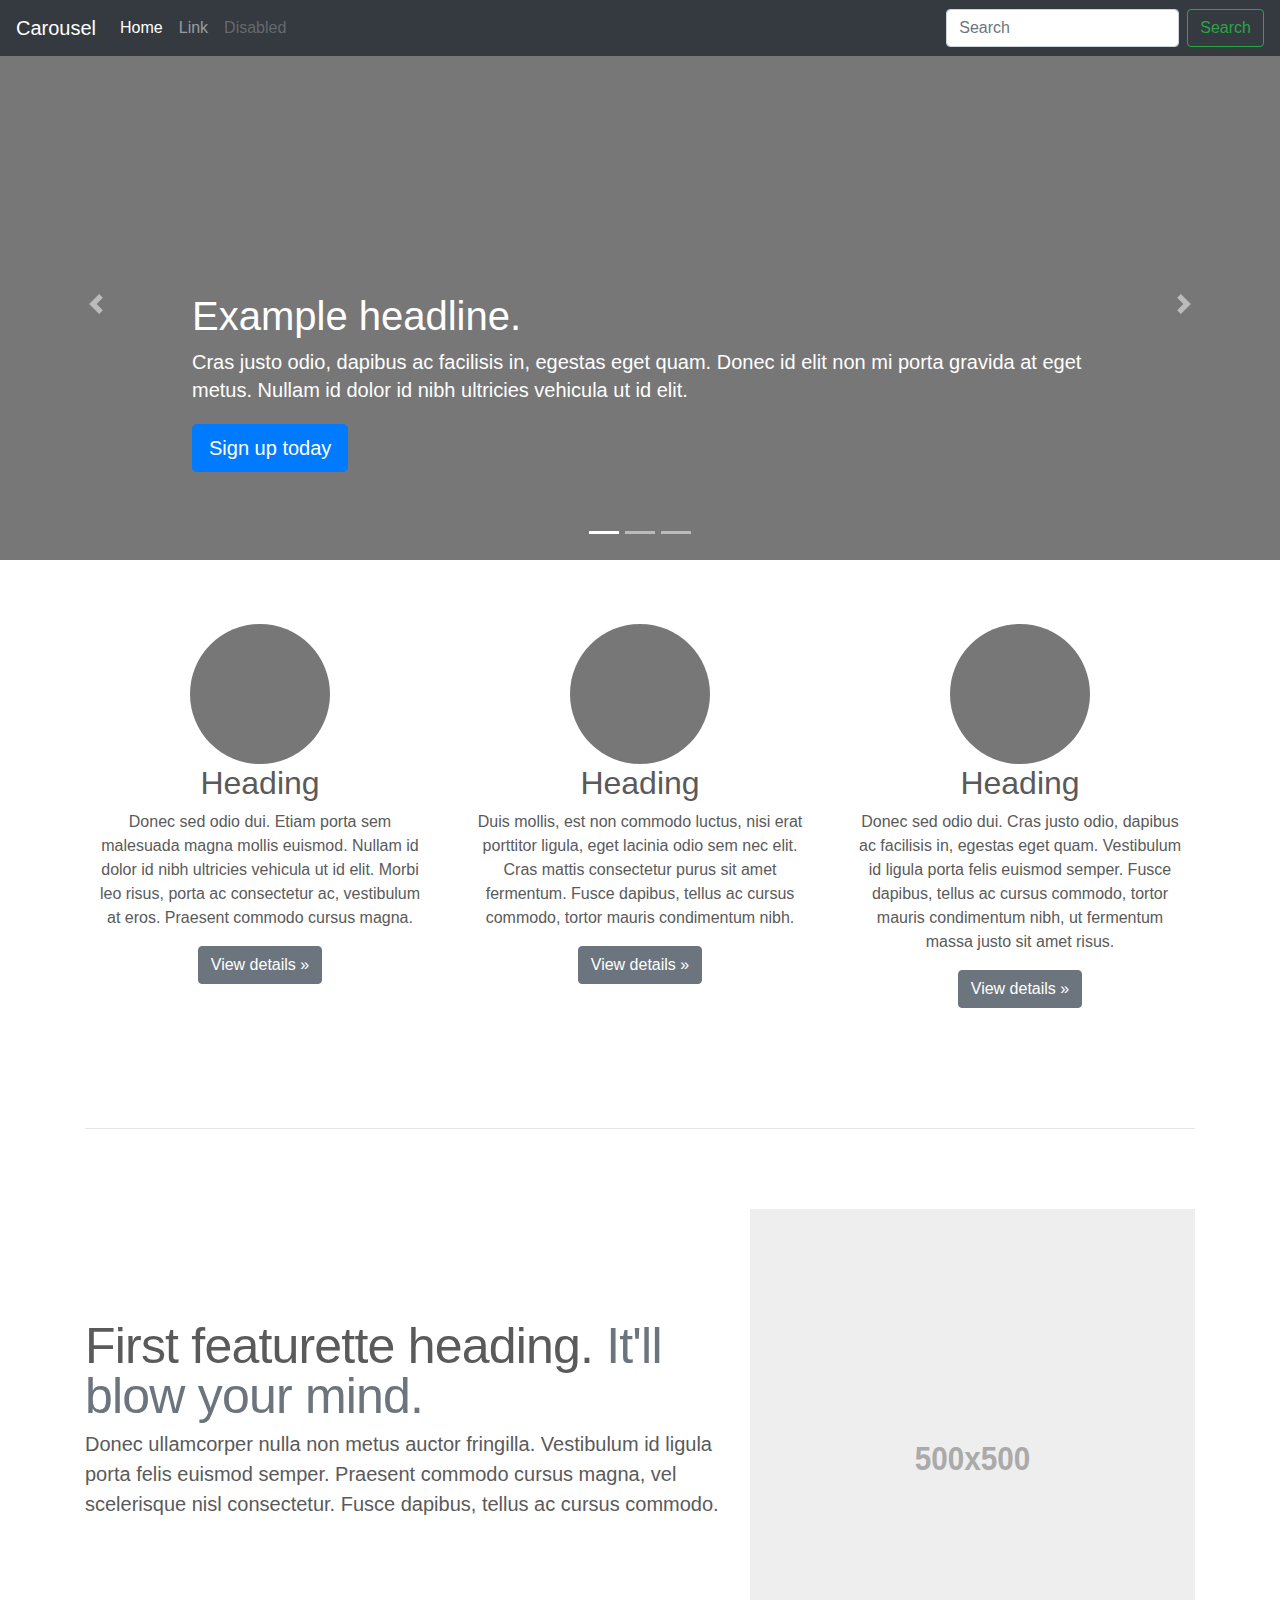
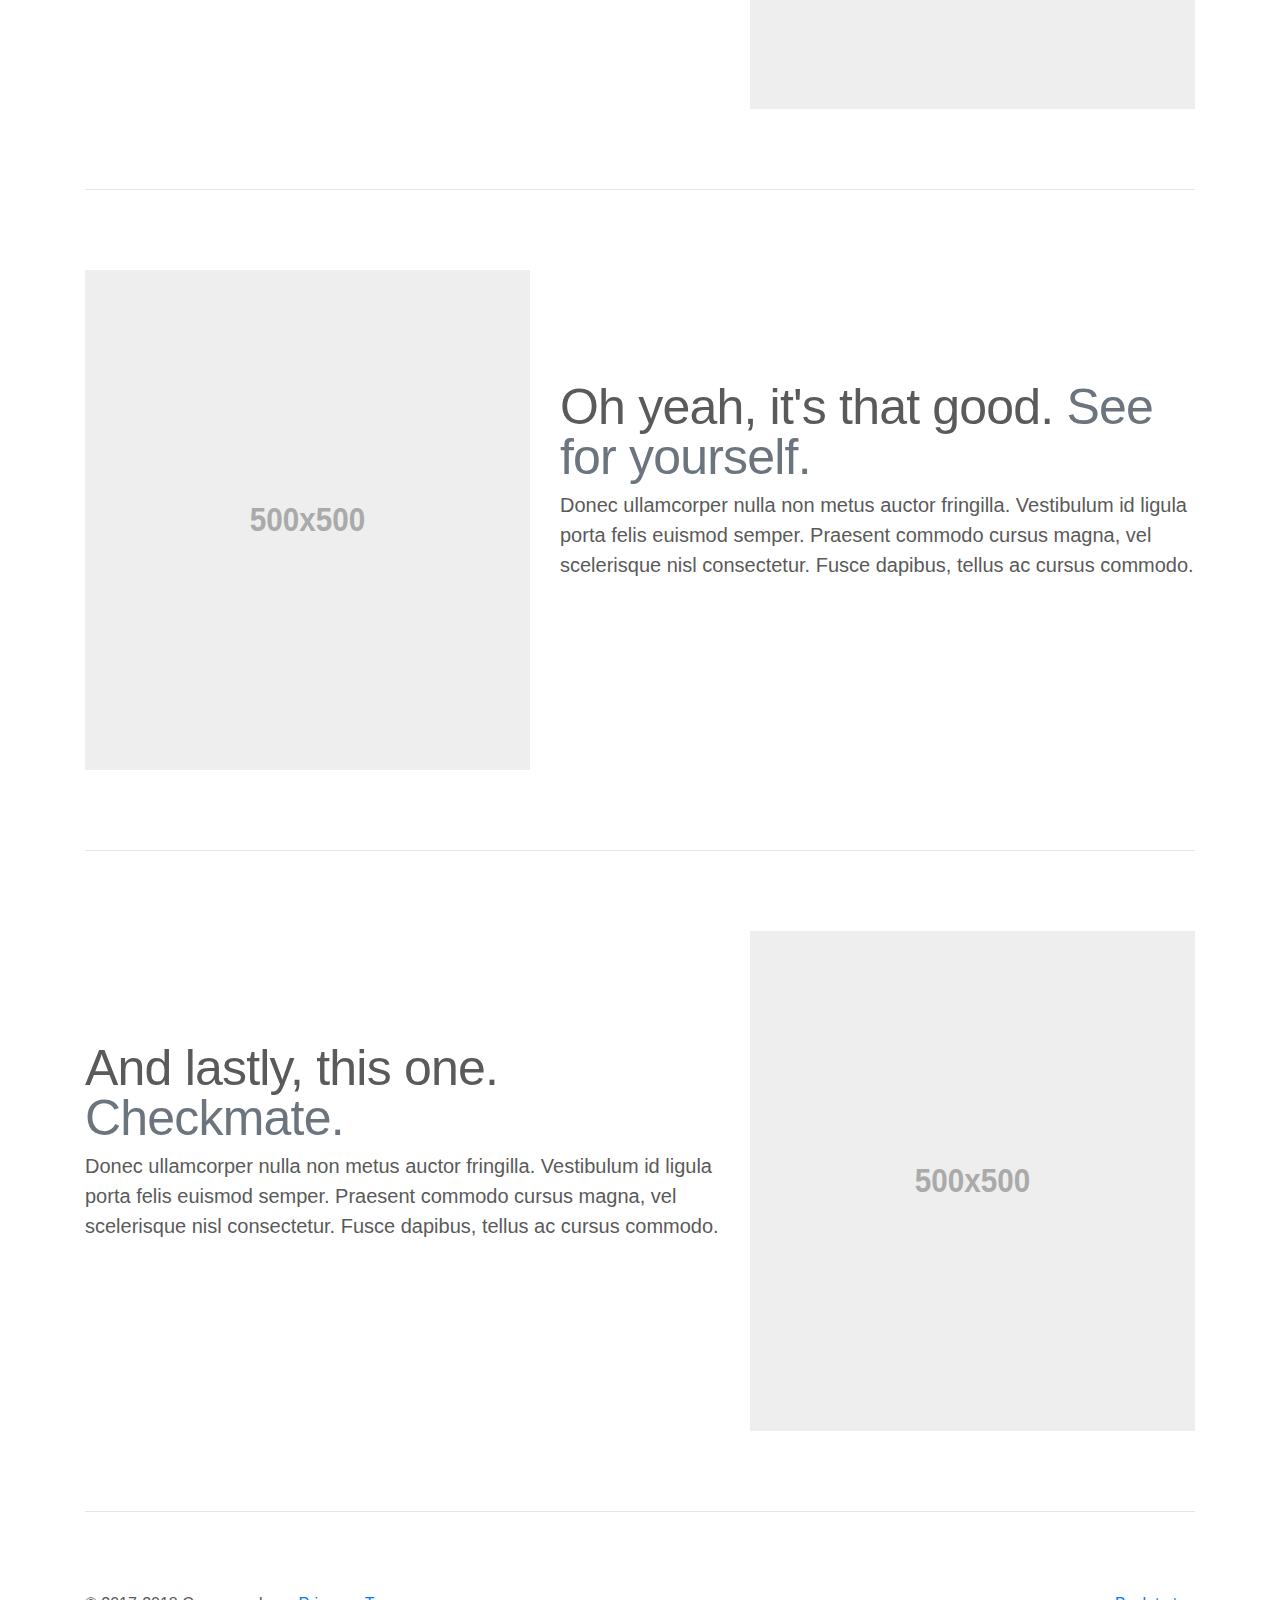
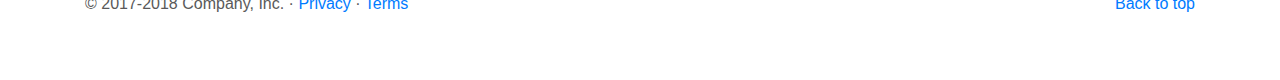
<file: asset/bootstrap-4.0.0/docs/4.0/examples/carousel/index.html>
<!doctype html>
<html lang="en">
  <head>
    <meta charset="utf-8">
    <meta name="viewport" content="width=device-width, initial-scale=1, shrink-to-fit=no">
    <meta name="description" content="">
    <meta name="author" content="">
    <link rel="icon" href="../../../../favicon.ico">

    <title>Carousel Template for Bootstrap</title>

    <!-- Bootstrap core CSS -->
    <link href="../../../../dist/css/bootstrap.min.css" rel="stylesheet">

    <!-- Custom styles for this template -->
    <link href="carousel.css" rel="stylesheet">
  </head>
  <body>

    <header>
      <nav class="navbar navbar-expand-md navbar-dark fixed-top bg-dark">
        <a class="navbar-brand" href="#">Carousel</a>
        <button class="navbar-toggler" type="button" data-toggle="collapse" data-target="#navbarCollapse" aria-controls="navbarCollapse" aria-expanded="false" aria-label="Toggle navigation">
          <span class="navbar-toggler-icon"></span>
        </button>
        <div class="collapse navbar-collapse" id="navbarCollapse">
          <ul class="navbar-nav mr-auto">
            <li class="nav-item active">
              <a class="nav-link" href="#">Home <span class="sr-only">(current)</span></a>
            </li>
            <li class="nav-item">
              <a class="nav-link" href="#">Link</a>
            </li>
            <li class="nav-item">
              <a class="nav-link disabled" href="#">Disabled</a>
            </li>
          </ul>
          <form class="form-inline mt-2 mt-md-0">
            <input class="form-control mr-sm-2" type="text" placeholder="Search" aria-label="Search">
            <button class="btn btn-outline-success my-2 my-sm-0" type="submit">Search</button>
          </form>
        </div>
      </nav>
    </header>

    <main role="main">

      <div id="myCarousel" class="carousel slide" data-ride="carousel">
        <ol class="carousel-indicators">
          <li data-target="#myCarousel" data-slide-to="0" class="active"></li>
          <li data-target="#myCarousel" data-slide-to="1"></li>
          <li data-target="#myCarousel" data-slide-to="2"></li>
        </ol>
        <div class="carousel-inner">
          <div class="carousel-item active">
            <img class="first-slide" src="[data-uri]" alt="First slide">
            <div class="container">
              <div class="carousel-caption text-left">
                <h1>Example headline.</h1>
                <p>Cras justo odio, dapibus ac facilisis in, egestas eget quam. Donec id elit non mi porta gravida at eget metus. Nullam id dolor id nibh ultricies vehicula ut id elit.</p>
                <p><a class="btn btn-lg btn-primary" href="#" role="button">Sign up today</a></p>
              </div>
            </div>
          </div>
          <div class="carousel-item">
            <img class="second-slide" src="[data-uri]" alt="Second slide">
            <div class="container">
              <div class="carousel-caption">
                <h1>Another example headline.</h1>
                <p>Cras justo odio, dapibus ac facilisis in, egestas eget quam. Donec id elit non mi porta gravida at eget metus. Nullam id dolor id nibh ultricies vehicula ut id elit.</p>
                <p><a class="btn btn-lg btn-primary" href="#" role="button">Learn more</a></p>
              </div>
            </div>
          </div>
          <div class="carousel-item">
            <img class="third-slide" src="[data-uri]" alt="Third slide">
            <div class="container">
              <div class="carousel-caption text-right">
                <h1>One more for good measure.</h1>
                <p>Cras justo odio, dapibus ac facilisis in, egestas eget quam. Donec id elit non mi porta gravida at eget metus. Nullam id dolor id nibh ultricies vehicula ut id elit.</p>
                <p><a class="btn btn-lg btn-primary" href="#" role="button">Browse gallery</a></p>
              </div>
            </div>
          </div>
        </div>
        <a class="carousel-control-prev" href="#myCarousel" role="button" data-slide="prev">
          <span class="carousel-control-prev-icon" aria-hidden="true"></span>
          <span class="sr-only">Previous</span>
        </a>
        <a class="carousel-control-next" href="#myCarousel" role="button" data-slide="next">
          <span class="carousel-control-next-icon" aria-hidden="true"></span>
          <span class="sr-only">Next</span>
        </a>
      </div>


      <!-- Marketing messaging and featurettes
      ================================================== -->
      <!-- Wrap the rest of the page in another container to center all the content. -->

      <div class="container marketing">

        <!-- Three columns of text below the carousel -->
        <div class="row">
          <div class="col-lg-4">
            <img class="rounded-circle" src="[data-uri]" alt="Generic placeholder image" width="140" height="140">
            <h2>Heading</h2>
            <p>Donec sed odio dui. Etiam porta sem malesuada magna mollis euismod. Nullam id dolor id nibh ultricies vehicula ut id elit. Morbi leo risus, porta ac consectetur ac, vestibulum at eros. Praesent commodo cursus magna.</p>
            <p><a class="btn btn-secondary" href="#" role="button">View details &raquo;</a></p>
          </div><!-- /.col-lg-4 -->
          <div class="col-lg-4">
            <img class="rounded-circle" src="[data-uri]" alt="Generic placeholder image" width="140" height="140">
            <h2>Heading</h2>
            <p>Duis mollis, est non commodo luctus, nisi erat porttitor ligula, eget lacinia odio sem nec elit. Cras mattis consectetur purus sit amet fermentum. Fusce dapibus, tellus ac cursus commodo, tortor mauris condimentum nibh.</p>
            <p><a class="btn btn-secondary" href="#" role="button">View details &raquo;</a></p>
          </div><!-- /.col-lg-4 -->
          <div class="col-lg-4">
            <img class="rounded-circle" src="[data-uri]" alt="Generic placeholder image" width="140" height="140">
            <h2>Heading</h2>
            <p>Donec sed odio dui. Cras justo odio, dapibus ac facilisis in, egestas eget quam. Vestibulum id ligula porta felis euismod semper. Fusce dapibus, tellus ac cursus commodo, tortor mauris condimentum nibh, ut fermentum massa justo sit amet risus.</p>
            <p><a class="btn btn-secondary" href="#" role="button">View details &raquo;</a></p>
          </div><!-- /.col-lg-4 -->
        </div><!-- /.row -->


        <!-- START THE FEATURETTES -->

        <hr class="featurette-divider">

        <div class="row featurette">
          <div class="col-md-7">
            <h2 class="featurette-heading">First featurette heading. <span class="text-muted">It'll blow your mind.</span></h2>
            <p class="lead">Donec ullamcorper nulla non metus auctor fringilla. Vestibulum id ligula porta felis euismod semper. Praesent commodo cursus magna, vel scelerisque nisl consectetur. Fusce dapibus, tellus ac cursus commodo.</p>
          </div>
          <div class="col-md-5">
            <img class="featurette-image img-fluid mx-auto" data-src="holder.js/500x500/auto" alt="Generic placeholder image">
          </div>
        </div>

        <hr class="featurette-divider">

        <div class="row featurette">
          <div class="col-md-7 order-md-2">
            <h2 class="featurette-heading">Oh yeah, it's that good. <span class="text-muted">See for yourself.</span></h2>
            <p class="lead">Donec ullamcorper nulla non metus auctor fringilla. Vestibulum id ligula porta felis euismod semper. Praesent commodo cursus magna, vel scelerisque nisl consectetur. Fusce dapibus, tellus ac cursus commodo.</p>
          </div>
          <div class="col-md-5 order-md-1">
            <img class="featurette-image img-fluid mx-auto" data-src="holder.js/500x500/auto" alt="Generic placeholder image">
          </div>
        </div>

        <hr class="featurette-divider">

        <div class="row featurette">
          <div class="col-md-7">
            <h2 class="featurette-heading">And lastly, this one. <span class="text-muted">Checkmate.</span></h2>
            <p class="lead">Donec ullamcorper nulla non metus auctor fringilla. Vestibulum id ligula porta felis euismod semper. Praesent commodo cursus magna, vel scelerisque nisl consectetur. Fusce dapibus, tellus ac cursus commodo.</p>
          </div>
          <div class="col-md-5">
            <img class="featurette-image img-fluid mx-auto" data-src="holder.js/500x500/auto" alt="Generic placeholder image">
          </div>
        </div>

        <hr class="featurette-divider">

        <!-- /END THE FEATURETTES -->

      </div><!-- /.container -->


      <!-- FOOTER -->
      <footer class="container">
        <p class="float-right"><a href="#">Back to top</a></p>
        <p>&copy; 2017-2018 Company, Inc. &middot; <a href="#">Privacy</a> &middot; <a href="#">Terms</a></p>
      </footer>
    </main>

    <!-- Bootstrap core JavaScript
    ================================================== -->
    <!-- Placed at the end of the document so the pages load faster -->
    <script src="https://code.jquery.com/jquery-3.2.1.slim.min.js" integrity="sha384-KJ3o2DKtIkvYIK3UENzmM7KCkRr/rE9/Qpg6aAZGJwFDMVNA/GpGFF93hXpG5KkN" crossorigin="anonymous"></script>
    <script>window.jQuery || document.write('<script src="../../../../assets/js/vendor/jquery-slim.min.js"><\/script>')</script>
    <script src="../../../../assets/js/vendor/popper.min.js"></script>
    <script src="../../../../dist/js/bootstrap.min.js"></script>
    <!-- Just to make our placeholder images work. Don't actually copy the next line! -->
    <script src="../../../../assets/js/vendor/holder.min.js"></script>
  </body>
</html>
</file>
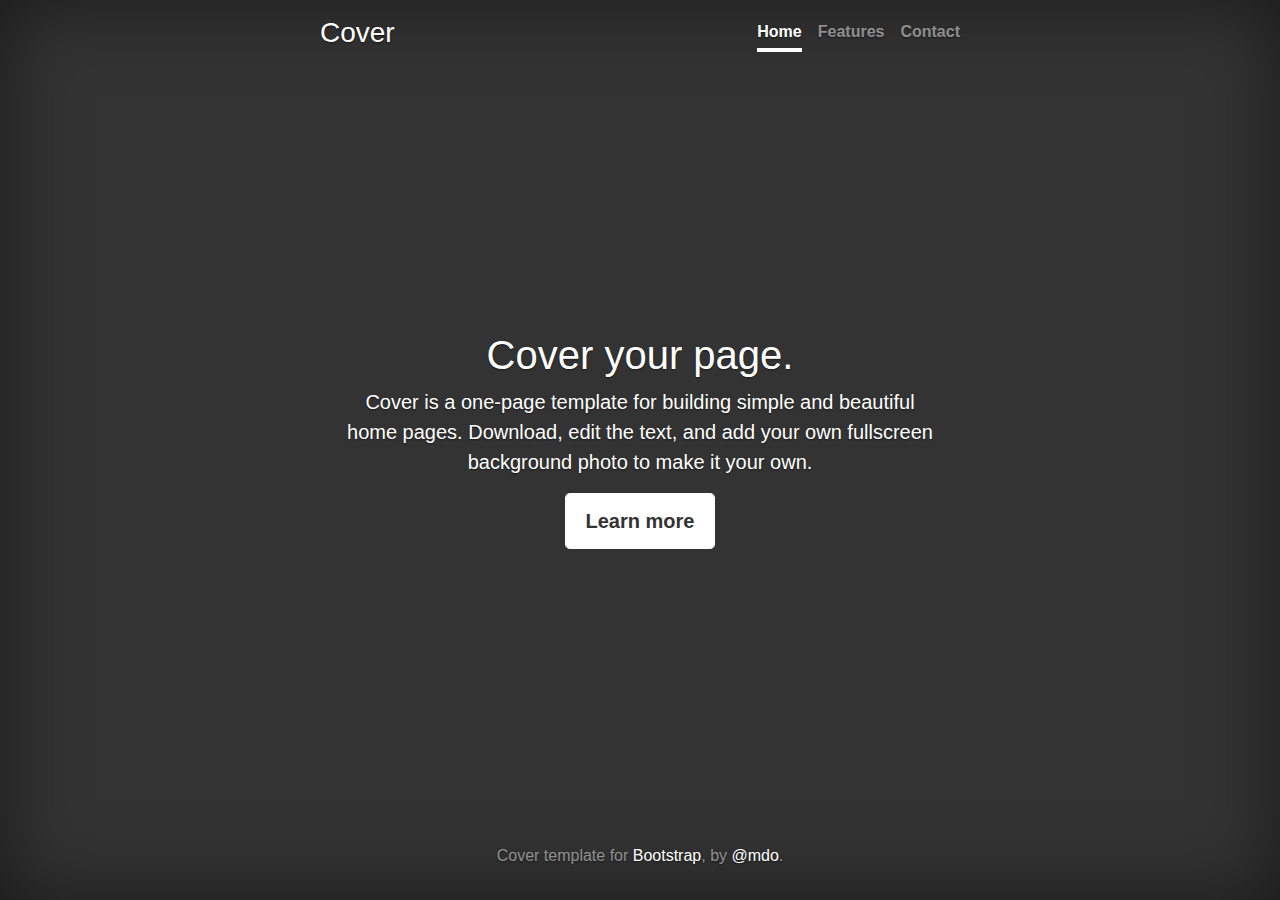
<file: asset/bootstrap-4.0.0/docs/4.0/examples/cover/index.html>
<!doctype html>
<html lang="en">
  <head>
    <meta charset="utf-8">
    <meta name="viewport" content="width=device-width, initial-scale=1, shrink-to-fit=no">
    <meta name="description" content="">
    <meta name="author" content="">
    <link rel="icon" href="../../../../favicon.ico">

    <title>Cover Template for Bootstrap</title>

    <!-- Bootstrap core CSS -->
    <link href="../../../../dist/css/bootstrap.min.css" rel="stylesheet">

    <!-- Custom styles for this template -->
    <link href="cover.css" rel="stylesheet">
  </head>

  <body class="text-center">

    <div class="cover-container d-flex h-100 p-3 mx-auto flex-column">
      <header class="masthead mb-auto">
        <div class="inner">
          <h3 class="masthead-brand">Cover</h3>
          <nav class="nav nav-masthead justify-content-center">
            <a class="nav-link active" href="#">Home</a>
            <a class="nav-link" href="#">Features</a>
            <a class="nav-link" href="#">Contact</a>
          </nav>
        </div>
      </header>

      <main role="main" class="inner cover">
        <h1 class="cover-heading">Cover your page.</h1>
        <p class="lead">Cover is a one-page template for building simple and beautiful home pages. Download, edit the text, and add your own fullscreen background photo to make it your own.</p>
        <p class="lead">
          <a href="#" class="btn btn-lg btn-secondary">Learn more</a>
        </p>
      </main>

      <footer class="mastfoot mt-auto">
        <div class="inner">
          <p>Cover template for <a href="https://getbootstrap.com/">Bootstrap</a>, by <a href="https://twitter.com/mdo">@mdo</a>.</p>
        </div>
      </footer>
    </div>


    <!-- Bootstrap core JavaScript
    ================================================== -->
    <!-- Placed at the end of the document so the pages load faster -->
    <script src="https://code.jquery.com/jquery-3.2.1.slim.min.js" integrity="sha384-KJ3o2DKtIkvYIK3UENzmM7KCkRr/rE9/Qpg6aAZGJwFDMVNA/GpGFF93hXpG5KkN" crossorigin="anonymous"></script>
    <script>window.jQuery || document.write('<script src="../../../../assets/js/vendor/jquery-slim.min.js"><\/script>')</script>
    <script src="../../../../assets/js/vendor/popper.min.js"></script>
    <script src="../../../../dist/js/bootstrap.min.js"></script>
  </body>
</html>
</file>
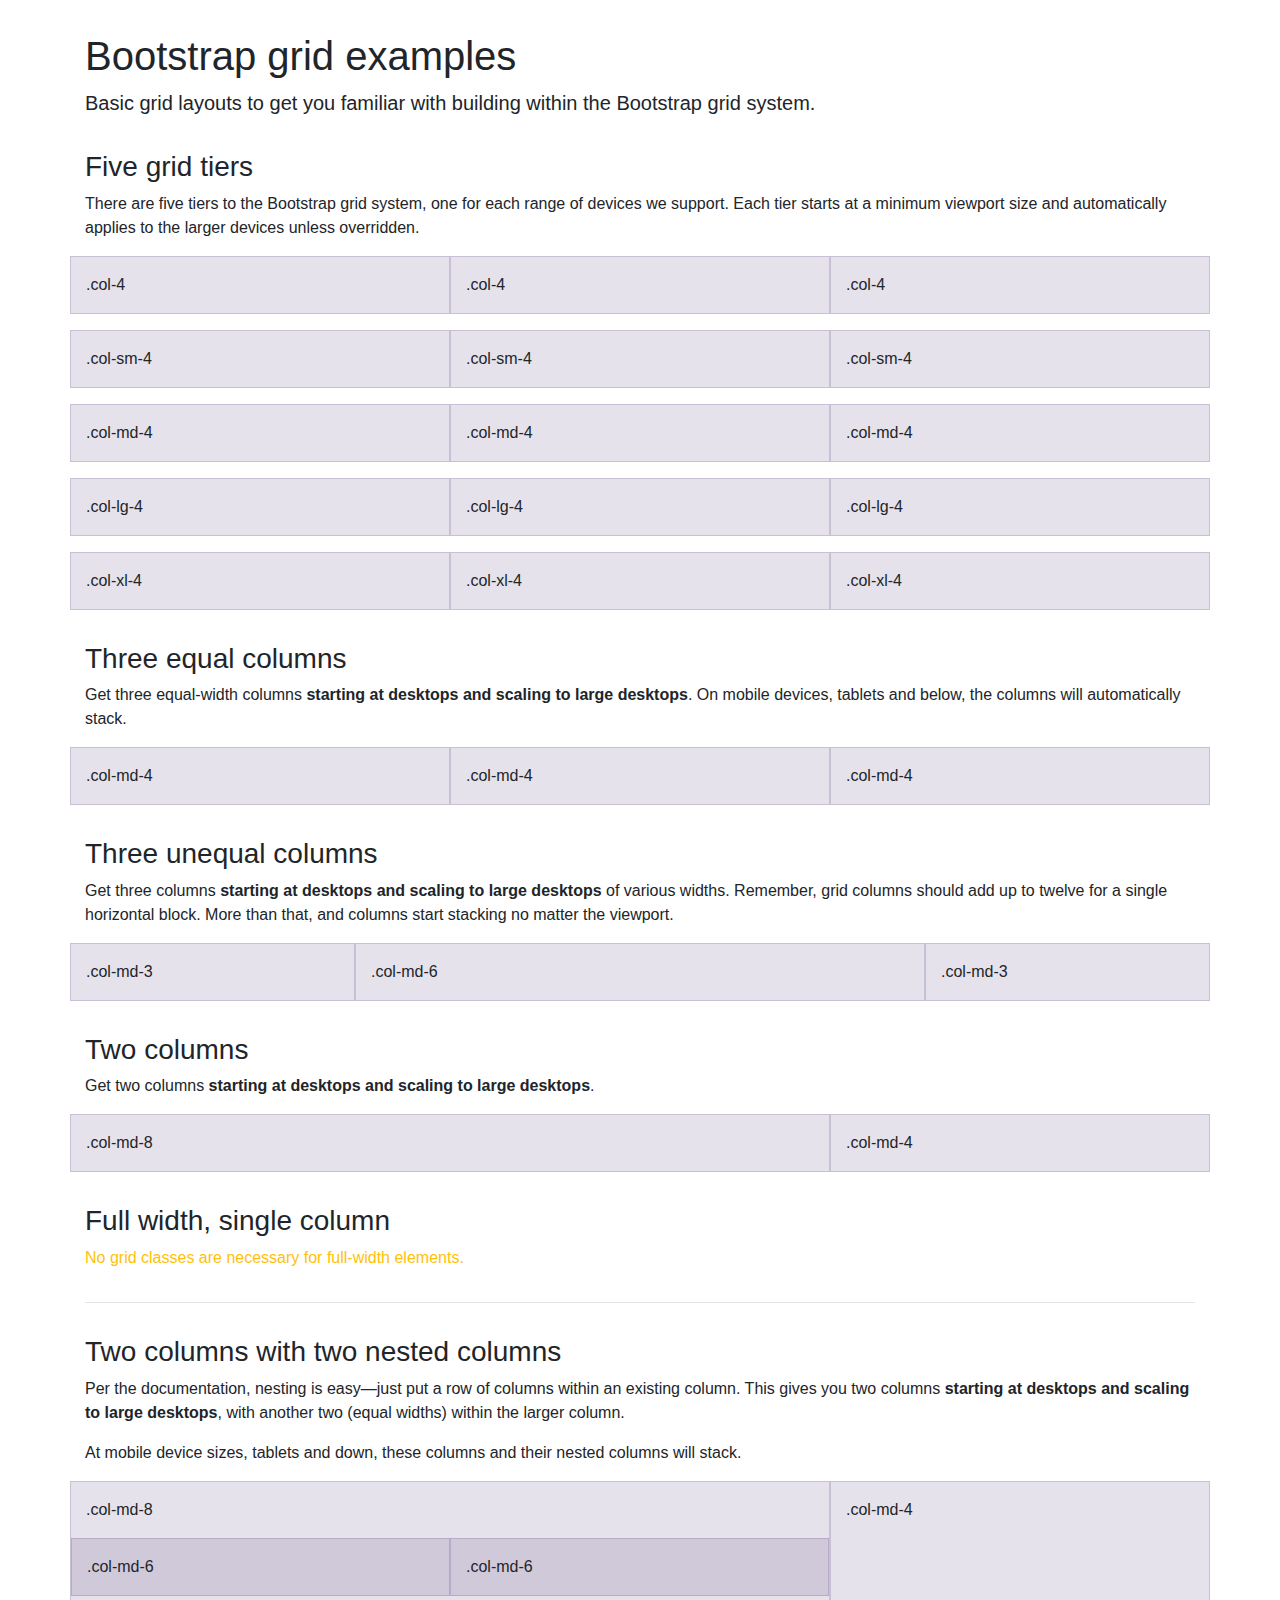
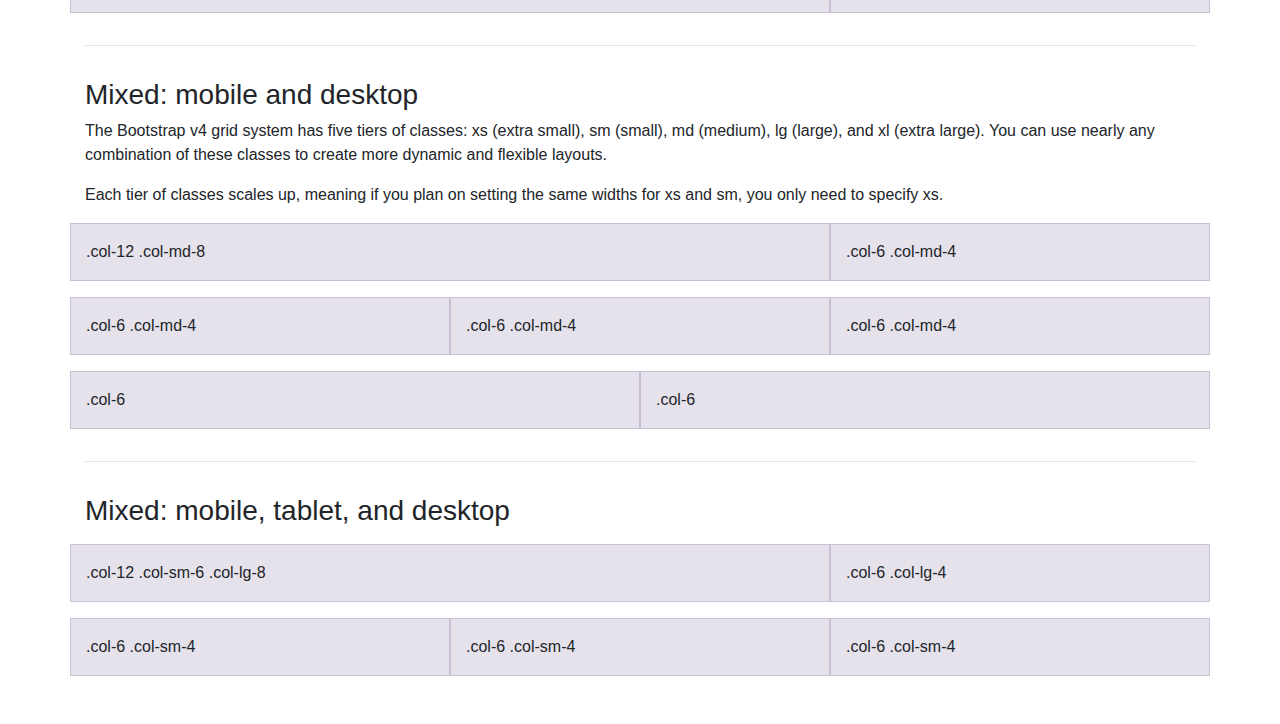
<file: asset/bootstrap-4.0.0/docs/4.0/examples/grid/index.html>
<!doctype html>
<html lang="en">
  <head>
    <meta charset="utf-8">
    <meta name="viewport" content="width=device-width, initial-scale=1, shrink-to-fit=no">
    <meta name="description" content="">
    <meta name="author" content="">
    <link rel="icon" href="../../../../favicon.ico">

    <title>Grid Template for Bootstrap</title>

    <!-- Bootstrap core CSS -->
    <link href="../../../../dist/css/bootstrap.min.css" rel="stylesheet">

    <!-- Custom styles for this template -->
    <link href="grid.css" rel="stylesheet">
  </head>

  <body>
    <div class="container">

      <h1>Bootstrap grid examples</h1>
      <p class="lead">Basic grid layouts to get you familiar with building within the Bootstrap grid system.</p>

      <h3>Five grid tiers</h3>
      <p>There are five tiers to the Bootstrap grid system, one for each range of devices we support. Each tier starts at a minimum viewport size and automatically applies to the larger devices unless overridden.</p>

      <div class="row">
        <div class="col-4">.col-4</div>
        <div class="col-4">.col-4</div>
        <div class="col-4">.col-4</div>
      </div>

      <div class="row">
        <div class="col-sm-4">.col-sm-4</div>
        <div class="col-sm-4">.col-sm-4</div>
        <div class="col-sm-4">.col-sm-4</div>
      </div>

      <div class="row">
        <div class="col-md-4">.col-md-4</div>
        <div class="col-md-4">.col-md-4</div>
        <div class="col-md-4">.col-md-4</div>
      </div>

      <div class="row">
        <div class="col-lg-4">.col-lg-4</div>
        <div class="col-lg-4">.col-lg-4</div>
        <div class="col-lg-4">.col-lg-4</div>
      </div>

      <div class="row">
        <div class="col-xl-4">.col-xl-4</div>
        <div class="col-xl-4">.col-xl-4</div>
        <div class="col-xl-4">.col-xl-4</div>
      </div>

      <h3>Three equal columns</h3>
      <p>Get three equal-width columns <strong>starting at desktops and scaling to large desktops</strong>. On mobile devices, tablets and below, the columns will automatically stack.</p>
      <div class="row">
        <div class="col-md-4">.col-md-4</div>
        <div class="col-md-4">.col-md-4</div>
        <div class="col-md-4">.col-md-4</div>
      </div>

      <h3>Three unequal columns</h3>
      <p>Get three columns <strong>starting at desktops and scaling to large desktops</strong> of various widths. Remember, grid columns should add up to twelve for a single horizontal block. More than that, and columns start stacking no matter the viewport.</p>
      <div class="row">
        <div class="col-md-3">.col-md-3</div>
        <div class="col-md-6">.col-md-6</div>
        <div class="col-md-3">.col-md-3</div>
      </div>

      <h3>Two columns</h3>
      <p>Get two columns <strong>starting at desktops and scaling to large desktops</strong>.</p>
      <div class="row">
        <div class="col-md-8">.col-md-8</div>
        <div class="col-md-4">.col-md-4</div>
      </div>

      <h3>Full width, single column</h3>
      <p class="text-warning">No grid classes are necessary for full-width elements.</p>

      <hr>

      <h3>Two columns with two nested columns</h3>
      <p>Per the documentation, nesting is easy—just put a row of columns within an existing column. This gives you two columns <strong>starting at desktops and scaling to large desktops</strong>, with another two (equal widths) within the larger column.</p>
      <p>At mobile device sizes, tablets and down, these columns and their nested columns will stack.</p>
      <div class="row">
        <div class="col-md-8">
          .col-md-8
          <div class="row">
            <div class="col-md-6">.col-md-6</div>
            <div class="col-md-6">.col-md-6</div>
          </div>
        </div>
        <div class="col-md-4">.col-md-4</div>
      </div>

      <hr>

      <h3>Mixed: mobile and desktop</h3>
      <p>The Bootstrap v4 grid system has five tiers of classes: xs (extra small), sm (small), md (medium), lg (large), and xl (extra large). You can use nearly any combination of these classes to create more dynamic and flexible layouts.</p>
      <p>Each tier of classes scales up, meaning if you plan on setting the same widths for xs and sm, you only need to specify xs.</p>
      <div class="row">
        <div class="col-12 col-md-8">.col-12 .col-md-8</div>
        <div class="col-6 col-md-4">.col-6 .col-md-4</div>
      </div>
      <div class="row">
        <div class="col-6 col-md-4">.col-6 .col-md-4</div>
        <div class="col-6 col-md-4">.col-6 .col-md-4</div>
        <div class="col-6 col-md-4">.col-6 .col-md-4</div>
      </div>
      <div class="row">
        <div class="col-6">.col-6</div>
        <div class="col-6">.col-6</div>
      </div>

      <hr>

      <h3>Mixed: mobile, tablet, and desktop</h3>
      <p></p>
      <div class="row">
        <div class="col-12 col-sm-6 col-lg-8">.col-12 .col-sm-6 .col-lg-8</div>
        <div class="col-6 col-lg-4">.col-6 .col-lg-4</div>
      </div>
      <div class="row">
        <div class="col-6 col-sm-4">.col-6 .col-sm-4</div>
        <div class="col-6 col-sm-4">.col-6 .col-sm-4</div>
        <div class="col-6 col-sm-4">.col-6 .col-sm-4</div>
      </div>

    </div> <!-- /container -->
  </body>
</html>
</file>
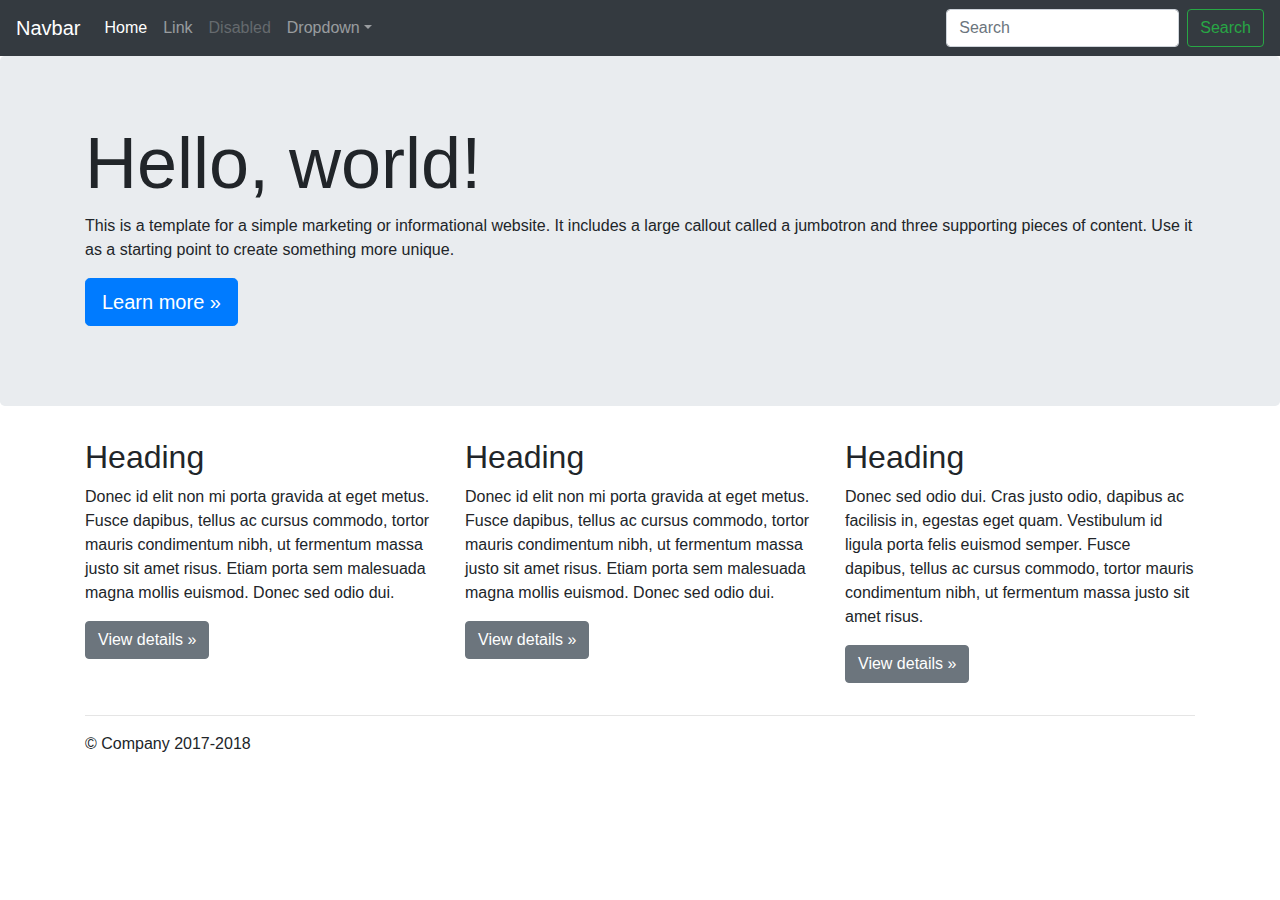
<file: asset/bootstrap-4.0.0/docs/4.0/examples/jumbotron/index.html>
<!doctype html>
<html lang="en">
  <head>
    <meta charset="utf-8">
    <meta name="viewport" content="width=device-width, initial-scale=1, shrink-to-fit=no">
    <meta name="description" content="">
    <meta name="author" content="">
    <link rel="icon" href="../../../../favicon.ico">

    <title>Jumbotron Template for Bootstrap</title>

    <!-- Bootstrap core CSS -->
    <link href="../../../../dist/css/bootstrap.min.css" rel="stylesheet">

    <!-- Custom styles for this template -->
    <link href="jumbotron.css" rel="stylesheet">
  </head>

  <body>

    <nav class="navbar navbar-expand-md navbar-dark fixed-top bg-dark">
      <a class="navbar-brand" href="#">Navbar</a>
      <button class="navbar-toggler" type="button" data-toggle="collapse" data-target="#navbarsExampleDefault" aria-controls="navbarsExampleDefault" aria-expanded="false" aria-label="Toggle navigation">
        <span class="navbar-toggler-icon"></span>
      </button>

      <div class="collapse navbar-collapse" id="navbarsExampleDefault">
        <ul class="navbar-nav mr-auto">
          <li class="nav-item active">
            <a class="nav-link" href="#">Home <span class="sr-only">(current)</span></a>
          </li>
          <li class="nav-item">
            <a class="nav-link" href="#">Link</a>
          </li>
          <li class="nav-item">
            <a class="nav-link disabled" href="#">Disabled</a>
          </li>
          <li class="nav-item dropdown">
            <a class="nav-link dropdown-toggle" href="http://example.com" id="dropdown01" data-toggle="dropdown" aria-haspopup="true" aria-expanded="false">Dropdown</a>
            <div class="dropdown-menu" aria-labelledby="dropdown01">
              <a class="dropdown-item" href="#">Action</a>
              <a class="dropdown-item" href="#">Another action</a>
              <a class="dropdown-item" href="#">Something else here</a>
            </div>
          </li>
        </ul>
        <form class="form-inline my-2 my-lg-0">
          <input class="form-control mr-sm-2" type="text" placeholder="Search" aria-label="Search">
          <button class="btn btn-outline-success my-2 my-sm-0" type="submit">Search</button>
        </form>
      </div>
    </nav>

    <main role="main">

      <!-- Main jumbotron for a primary marketing message or call to action -->
      <div class="jumbotron">
        <div class="container">
          <h1 class="display-3">Hello, world!</h1>
          <p>This is a template for a simple marketing or informational website. It includes a large callout called a jumbotron and three supporting pieces of content. Use it as a starting point to create something more unique.</p>
          <p><a class="btn btn-primary btn-lg" href="#" role="button">Learn more &raquo;</a></p>
        </div>
      </div>

      <div class="container">
        <!-- Example row of columns -->
        <div class="row">
          <div class="col-md-4">
            <h2>Heading</h2>
            <p>Donec id elit non mi porta gravida at eget metus. Fusce dapibus, tellus ac cursus commodo, tortor mauris condimentum nibh, ut fermentum massa justo sit amet risus. Etiam porta sem malesuada magna mollis euismod. Donec sed odio dui. </p>
            <p><a class="btn btn-secondary" href="#" role="button">View details &raquo;</a></p>
          </div>
          <div class="col-md-4">
            <h2>Heading</h2>
            <p>Donec id elit non mi porta gravida at eget metus. Fusce dapibus, tellus ac cursus commodo, tortor mauris condimentum nibh, ut fermentum massa justo sit amet risus. Etiam porta sem malesuada magna mollis euismod. Donec sed odio dui. </p>
            <p><a class="btn btn-secondary" href="#" role="button">View details &raquo;</a></p>
          </div>
          <div class="col-md-4">
            <h2>Heading</h2>
            <p>Donec sed odio dui. Cras justo odio, dapibus ac facilisis in, egestas eget quam. Vestibulum id ligula porta felis euismod semper. Fusce dapibus, tellus ac cursus commodo, tortor mauris condimentum nibh, ut fermentum massa justo sit amet risus.</p>
            <p><a class="btn btn-secondary" href="#" role="button">View details &raquo;</a></p>
          </div>
        </div>

        <hr>

      </div> <!-- /container -->

    </main>

    <footer class="container">
      <p>&copy; Company 2017-2018</p>
    </footer>

    <!-- Bootstrap core JavaScript
    ================================================== -->
    <!-- Placed at the end of the document so the pages load faster -->
    <script src="https://code.jquery.com/jquery-3.2.1.slim.min.js" integrity="sha384-KJ3o2DKtIkvYIK3UENzmM7KCkRr/rE9/Qpg6aAZGJwFDMVNA/GpGFF93hXpG5KkN" crossorigin="anonymous"></script>
    <script>window.jQuery || document.write('<script src="../../../../assets/js/vendor/jquery-slim.min.js"><\/script>')</script>
    <script src="../../../../assets/js/vendor/popper.min.js"></script>
    <script src="../../../../dist/js/bootstrap.min.js"></script>
  </body>
</html>
</file>
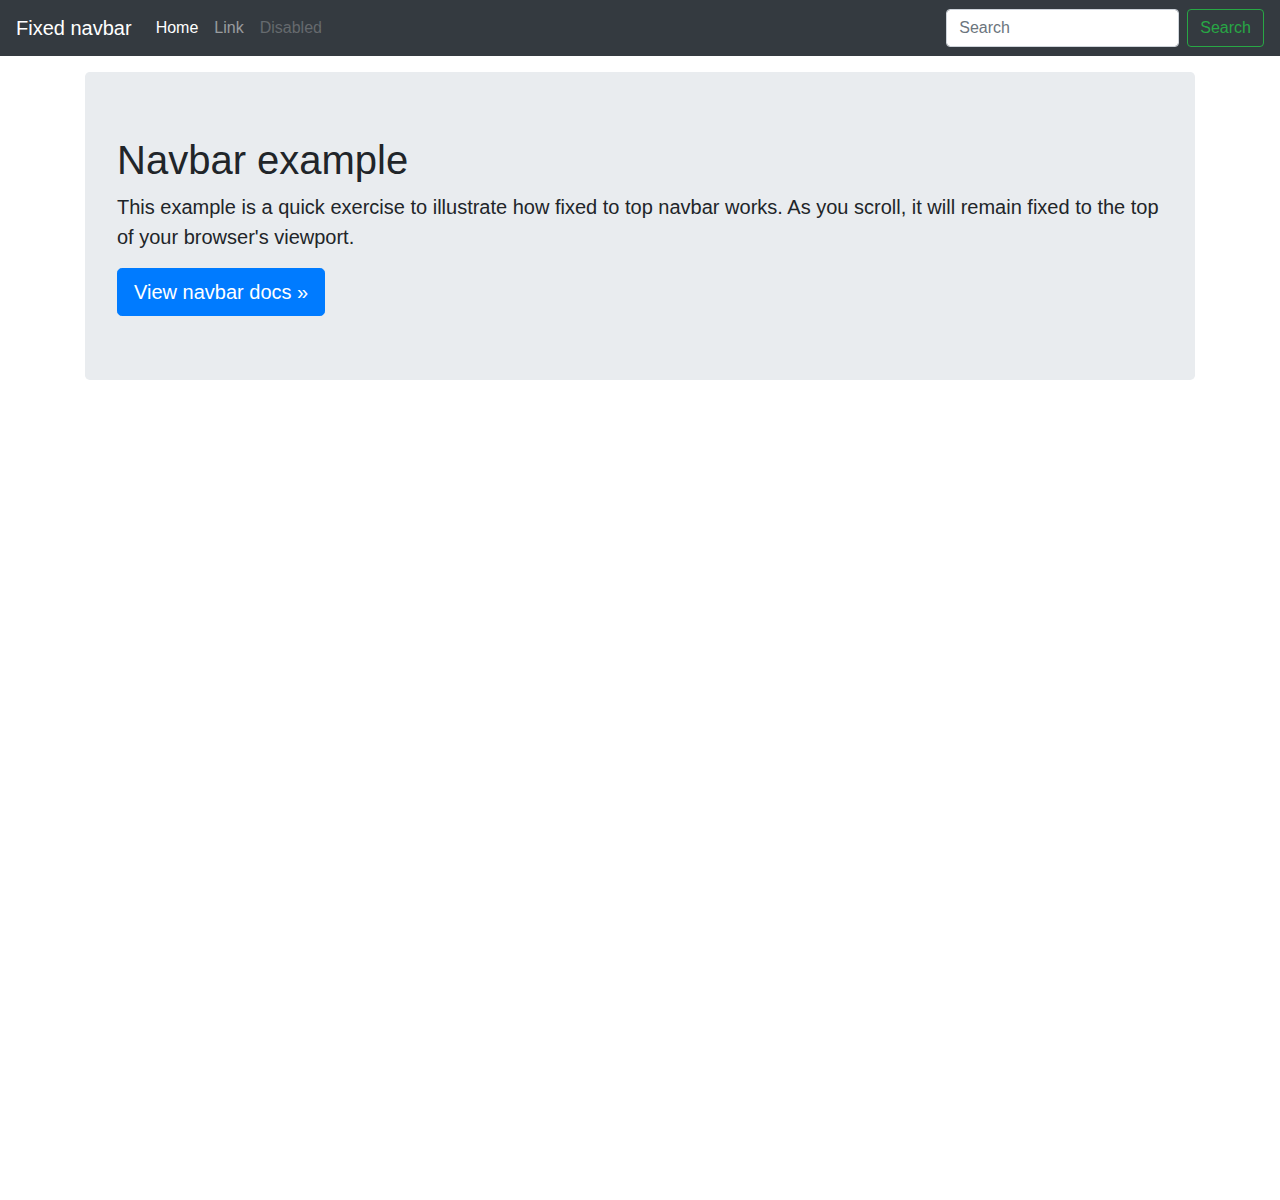
<file: asset/bootstrap-4.0.0/docs/4.0/examples/navbar-fixed/index.html>
<!doctype html>
<html lang="en">
  <head>
    <meta charset="utf-8">
    <meta name="viewport" content="width=device-width, initial-scale=1, shrink-to-fit=no">
    <meta name="description" content="">
    <meta name="author" content="">
    <link rel="icon" href="../../../../favicon.ico">

    <title>Fixed top navbar example for Bootstrap</title>

    <!-- Bootstrap core CSS -->
    <link href="../../../../dist/css/bootstrap.min.css" rel="stylesheet">

    <!-- Custom styles for this template -->
    <link href="navbar-top-fixed.css" rel="stylesheet">
  </head>

  <body>

    <nav class="navbar navbar-expand-md navbar-dark fixed-top bg-dark">
      <a class="navbar-brand" href="#">Fixed navbar</a>
      <button class="navbar-toggler" type="button" data-toggle="collapse" data-target="#navbarCollapse" aria-controls="navbarCollapse" aria-expanded="false" aria-label="Toggle navigation">
        <span class="navbar-toggler-icon"></span>
      </button>
      <div class="collapse navbar-collapse" id="navbarCollapse">
        <ul class="navbar-nav mr-auto">
          <li class="nav-item active">
            <a class="nav-link" href="#">Home <span class="sr-only">(current)</span></a>
          </li>
          <li class="nav-item">
            <a class="nav-link" href="#">Link</a>
          </li>
          <li class="nav-item">
            <a class="nav-link disabled" href="#">Disabled</a>
          </li>
        </ul>
        <form class="form-inline mt-2 mt-md-0">
          <input class="form-control mr-sm-2" type="text" placeholder="Search" aria-label="Search">
          <button class="btn btn-outline-success my-2 my-sm-0" type="submit">Search</button>
        </form>
      </div>
    </nav>

    <main role="main" class="container">
      <div class="jumbotron">
        <h1>Navbar example</h1>
        <p class="lead">This example is a quick exercise to illustrate how fixed to top navbar works. As you scroll, it will remain fixed to the top of your browser's viewport.</p>
        <a class="btn btn-lg btn-primary" href="../../components/navbar/" role="button">View navbar docs &raquo;</a>
      </div>
    </main>

    <!-- Bootstrap core JavaScript
    ================================================== -->
    <!-- Placed at the end of the document so the pages load faster -->
    <script src="https://code.jquery.com/jquery-3.2.1.slim.min.js" integrity="sha384-KJ3o2DKtIkvYIK3UENzmM7KCkRr/rE9/Qpg6aAZGJwFDMVNA/GpGFF93hXpG5KkN" crossorigin="anonymous"></script>
    <script>window.jQuery || document.write('<script src="../../../../assets/js/vendor/jquery-slim.min.js"><\/script>')</script>
    <script src="../../../../assets/js/vendor/popper.min.js"></script>
    <script src="../../../../dist/js/bootstrap.min.js"></script>
  </body>
</html>
</file>
<file: asset/css/style.css>
@media (min-width: 992px) {
    .container {
        max-width: 1180px !important;
    }
}

@media (min-width: 768px) {
    .container {
        max-width: 100%;
        /*margin: 20px;*/
    }
}

@media (min-width: 576px) {
    .container {
        max-width: 100%;
    }
}

/**
* custom scroll bar
*/

::-webkit-scrollbar {
    width: 8px;
    height: 5px;
}

/* Track */

::-webkit-scrollbar-track {
    -webkit-border-radius: 5px;
    border-radius: 5px;
}

/* Handle */

::-webkit-scrollbar-thumb {
    -webkit-border-radius: 10px;
    border-radius: 10px;
    background: #B0B0B4;
}

/**
* reset css
*/

* {
    padding: 0;
    margin: 0;
    list-style: none;
    box-sizing: border-box;
}

html,
body {
    font-family: 'IBM Plex Sans', sans-serif;
}

html,
body {
    /*width: 1358px;*/
    margin: auto;
    height: 100%;
}

/**
* Navigation
*/

ul.list-nav {
    z-index: 999999;
    position: fixed;
    top: -70px;
    left: 0;
    bottom: 0;
    width: 312px;
    background-color: white;
    padding: 21px 27px;
    overflow-y: auto;
    -webkit-overflow-scrolling: touch;
    box-sizing: border-box;
    line-height: 32px;
    transform: translateX(-100%);
    -webkit-transition: -webkit-transform 300ms;
    -webkit-transition: transform 300ms;
    transition: transform 300ms;
    border-top: 70px solid #fff;
    height: calc(100% + 70px);
}

.overlay-gray {
    width: 100%;
    position: fixed;
    top: -70px;
    z-index: 99999;
    height: calc(100% + 70px);
    background: rgba(0, 0, 0, 0.6);
    left: 0;
    cursor: pointer;
    display: none;
}

.hide-nav {
    transform: translateX(0) !important;
}

.hide-overlay {
    display: block !important;
}

nav ul.list-nav li ul {
    margin-top: 50px;
}

ul.list-nav span {
    color: gray;
}

ul.list-nav i {
    font-size: 22px;
}

ul.list-nav::-webkit-scrollbar {
    display: none;
}

ul.list-nav ul li a:hover {
    border-bottom: none;
    padding-bottom: 3px;
    text-decoration: none;
    border-bottom: 2px solid red;
}

#logo:hover {
    border-bottom: none;
}

ul.list-nav a {
    color: black;
    font-size: 16px;
    font-weight: 500;
}

/*
* header
*/

header {
    display: flex;
    justify-content: space-between;
    padding: 13px 20px 14px 20px;
    border-bottom: 1px solid #8080804a;
    position: fixed;
    top: 0;
    width: 100%;
    background-color: white;
    z-index: 9999;
}

.menu-left {
    display: flex;
    width: 180px;
    justify-content: space-between;
    margin-left: 9px;
    margin-top: 7px;
}

a.icon {
    font-size: 21px;
    color: #636060;
}

.view-now a {
    font-size: 16px;
    background: #FE2C55;
    color: white;
    width: 112px;
    height: 43px;
    display: inline-block;
    line-height: 43px;
    text-align: center;
    font-weight: 600;
}

/**
*  index main
*/

main {
    margin-top: 70px;
}

.main-title h1 {
    font-weight: 700;
    font-size: 72px;
    line-height: 1;
    color: black;
    margin-bottom: 3px;
}

.main-title {
    padding-top: 35px;
    padding-bottom: 6px;
}

.main-title p {
    font-size: 24px;
    line-height: 32px;
}

.gif {
    height: 483px;
    overflow: hidden;
}

.gif img {
    max-width: 271.5px !important;
    height: 100%;
}

/**
*  footer
*/

.get-contact-tiktok {
    height: 221px;
    color: white;
    background: black;
    padding: 29px 134px;
    border: none;
    border-bottom: 1px solid #9a9393;
}

.get-contact-tiktok h4 {
    font-size: 24px;
    margin-bottom: 13px;
}

.get-contact-tiktok input,
select {
    height: 42px;
    text-indent: 20px;
    font-size: 18px;
}

.get-contact-tiktok select {
    max-width: 92px;
    position: relative;
    top: -3px;
    left: 15px;
    height: 41px;
    background: white;
    color: #8A8B91;
    cursor: pointer;
    text-indent: 11px;
    border-right: 1px transparent;
    border: none;
    font-size: 16px;
}

.get-contact-tiktok input[type="submit"] {
    text-indent: 0;
    padding: 0px 14px;
    height: 42px;
    line-height: 43px;
    outline: none;
    border: 1px solid transparent;
    border-radius: 2px;
    cursor: pointer;
    background-color: #fe2c55;
    color: #ffffff;
    border-top-left-radius: 0px;
    border-bottom-left-radius: 0px;
    margin-right: 0px;
    position: relative;
    left: 6px;
}

.get-contact-tiktok input[type="text"] {
    position: relative;
    top: -2px;
    left: 11px;
    width: 290px;
}

input,
select {
    outline: none;
}

.contact p {
    font-size: 9px;
    line-height: 24px;
    color: #dedede;
    width: 374px;
    text-align: center;
    line-height: 12px;
    margin-top: 10px;
}

.wrapper-text-contact {
    width: 87%;
    margin: auto;
}

.down-load-app h4 {
    text-align: center;
}

.down-load-app ul {
    display: flex;
    padding-left: 19px;
    position: relative;
    top: -4px;
}

/**
* Footer
*/

footer {
    background: black;
    padding: 40px 103px 23px 140px;
}

.down-load-app h4 {
    width: 468px;
    margin: auto;
    margin-bottom: 13px;
}

.one-list ul li:first-child a {
    color: white;
}

.one-list ul li a {
    color: #cccccc;
    font-size: 14px;
}

.ft-top {
    display: flex;
    justify-content: space-between;
    padding-bottom: 44px;
}

.lang select {
    background: black;
    color: white;
    font-size: 15px;
    width: 170px;
    height: 34px;
    text-indent: 12px;
    font-size: 14px;
}

.nocopyright {
    color: gray;
    font-size: 14px;
}

@media (max-width: 992px) {
    .get-contact-tiktok h4 {
        font-size: 1rem;
    }

    .get-contact-tiktok input[type="submit"] {
        padding: 0 7px;
    }

    .get-contact-tiktok input[type="text"] {
        max-width: 203px;
    }

    .get-contact-tiktok select {
        max-width: 92px;
    }

    .wrapper-text-contact {
        width: 100%;
    }

    .get-contact-tiktok {
        height: 261px;
    }

    .contact {
        text-align: center;
    }

    .contact p {
        display: inline-block;
    }
}

@media (max-width: 480px) {
    body {
        width: 100%;
    }

    header {
        position: absolute;
    }

    .main-title {
        display: none;
    }

    div.gifs {
        flex-direction: column;
    }

    .gif img {
        max-width: 100% !important;
    }

    .contact {
        display: none;
    }

    .get-contact-tiktok {
        max-width: 480px;
    }

    .down-load-app ul {
        flex-direction: column;
    }

    footer {
        /*max-width: 480px;*/
    }

    .one-list {
        flex-direction: column;
    }

    .down-load-app h4 {
        width: 100%
    }

    .ft-top {
        flex-direction: column;
    }

    .ft-bottom {
        flex-direction: column;
    }

    .nocopyright {
        margin-right: 39px;
    }
}

.menu-right ul {
    display: flex;
}

.menu-right ul li {
    margin-left: 30px;
}

.menu-right ul li a {
    color: black;
    font-weight: 500;
    font-size: 14px;
}

.menu-right ul {
    position: relative;
    top: 9px;
}

.col-md-12 {
    border: 1px solid #d8d8d8;
    border-radius: 8px;
}

.header {
    padding-top: 21px;
}

.header h2 {
    font-size: 33px;
    font-weight: 600;
    padding-bottom: 14px;
}

.header {
    display: flex;
    justify-content: space-between;
}

.header a {
    color: red;
    line-height: 53px;
    font-size: 17px;
}

a.createor-name {
    font-weight: 600;
    color: black;
    font-size: 17px;
    position: relative;
    display: inline-block;
    width: 100%;
}

.box ul li {
    display: flex;
}

.creator-div {
    margin-left: 12px;
    width: 100%;
}

.creator-div p {
    font-size: 14px;
    color: gray;
}

i.fas.fa-angle-right.icon-next {
    position: absolute;
    top: 12px;
    font-size: 19px;
    right: 0;
}

.col-md-12.box-creator {
    height: 383px;
    overflow: auto;
    margin-bottom: 50px;
}

.box.creator li {
    margin-bottom: 7px;
}

h1.title-popular {
    font-size: 57px;
    font-weight: 700;
    margin-top: 125px;
    color: black;
}

.slogan p {
    font-weight: 400;
    font-size: 18px;
    line-height: 9px;
    color: #8a8b91;
}

.slogan {
    margin-bottom: 6px;
    position: relative;
}

.video video {
    border-radius: 7px;
    height: 100%;
    cursor: pointer;
    /*max-height: 380px;*/
    width: 100%;
    /*transform: scale(1.1);*/
}

ul.social i {
    font-size: 32px;
}

i.fab.fa-facebook {
    color: #1877F2;
}

i.fab.fa-pinterest {
    color: #E60019;
}

i.fab.fa-twitter {
    border-radius: 50%;
    color: white;
    font-size: 17px;
}

ul.social.d-flex li {
    margin-left: 9px;
    width: 32px;
    height: 32px;
}

ul.social {
    position: absolute;
    right: 0;
    top: -34px;
}

.all-video {
    margin-top: 20px;
}

ul.social.d-flex li:last-child {
    border-radius: 50%;
    background: #55ACEE;
    text-align: center;
    line-height: 34px;
}

.menu-right ul li:last-child i {
    font-size: 23px;
}

.video {
    position: relative;
}

.popular-user {
    position: absolute;
    bottom: 13px;
    left: 15px;
}

.popular-user img {
    width: 50px;
    height: 50px;
    border-radius: 50%;
    border: 1px solid white;
    margin-bottom: 11px;
}

.heart span {
    color: white;
    font-size: 17px;
    font-weight: 500;
}

i.far.fa-heart {
    margin-right: 6px;
    font-size: 15px;
}
</file>
<file: asset/bootstrap-4.0.0/docs/4.0/examples/album/album.css>
:root {
  --jumbotron-padding-y: 3rem;
}

.jumbotron {
  padding-top: var(--jumbotron-padding-y);
  padding-bottom: var(--jumbotron-padding-y);
  margin-bottom: 0;
  background-color: #fff;
}
@media (min-width: 768px) {
  .jumbotron {
    padding-top: calc(var(--jumbotron-padding-y) * 2);
    padding-bottom: calc(var(--jumbotron-padding-y) * 2);
  }
}

.jumbotron p:last-child {
  margin-bottom: 0;
}

.jumbotron-heading {
  font-weight: 300;
}

.jumbotron .container {
  max-width: 40rem;
}

footer {
  padding-top: 3rem;
  padding-bottom: 3rem;
}

footer p {
  margin-bottom: .25rem;
}

.box-shadow { box-shadow: 0 .25rem .75rem rgba(0, 0, 0, .05); }
</file>
<file: asset/bootstrap-4.0.0/docs/4.0/examples/blog/blog.css>
/* stylelint-disable selector-list-comma-newline-after */

.blog-header {
  line-height: 1;
  border-bottom: 1px solid #e5e5e5;
}

.blog-header-logo {
  font-family: "Playfair Display", Georgia, "Times New Roman", serif;
  font-size: 2.25rem;
}

.blog-header-logo:hover {
  text-decoration: none;
}

h1, h2, h3, h4, h5, h6 {
  font-family: "Playfair Display", Georgia, "Times New Roman", serif;
}

.display-4 {
  font-size: 2.5rem;
}
@media (min-width: 768px) {
  .display-4 {
    font-size: 3rem;
  }
}

.nav-scroller {
  position: relative;
  z-index: 2;
  height: 2.75rem;
  overflow-y: hidden;
}

.nav-scroller .nav {
  display: -webkit-box;
  display: -ms-flexbox;
  display: flex;
  -ms-flex-wrap: nowrap;
  flex-wrap: nowrap;
  padding-bottom: 1rem;
  margin-top: -1px;
  overflow-x: auto;
  text-align: center;
  white-space: nowrap;
  -webkit-overflow-scrolling: touch;
}

.nav-scroller .nav-link {
  padding-top: .75rem;
  padding-bottom: .75rem;
  font-size: .875rem;
}

.card-img-right {
  height: 100%;
  border-radius: 0 3px 3px 0;
}

.flex-auto {
  -ms-flex: 0 0 auto;
  -webkit-box-flex: 0;
  flex: 0 0 auto;
}

.h-250 { height: 250px; }
@media (min-width: 768px) {
  .h-md-250 { height: 250px; }
}

.border-top { border-top: 1px solid #e5e5e5; }
.border-bottom { border-bottom: 1px solid #e5e5e5; }

.box-shadow { box-shadow: 0 .25rem .75rem rgba(0, 0, 0, .05); }

/*
 * Blog name and description
 */
.blog-title {
  margin-bottom: 0;
  font-size: 2rem;
  font-weight: 400;
}
.blog-description {
  font-size: 1.1rem;
  color: #999;
}

@media (min-width: 40em) {
  .blog-title {
    font-size: 3.5rem;
  }
}

/* Pagination */
.blog-pagination {
  margin-bottom: 4rem;
}
.blog-pagination > .btn {
  border-radius: 2rem;
}

/*
 * Blog posts
 */
.blog-post {
  margin-bottom: 4rem;
}
.blog-post-title {
  margin-bottom: .25rem;
  font-size: 2.5rem;
}
.blog-post-meta {
  margin-bottom: 1.25rem;
  color: #999;
}

/*
 * Footer
 */
.blog-footer {
  padding: 2.5rem 0;
  color: #999;
  text-align: center;
  background-color: #f9f9f9;
  border-top: .05rem solid #e5e5e5;
}
.blog-footer p:last-child {
  margin-bottom: 0;
}
</file>
<file: asset/bootstrap-4.0.0/docs/4.0/examples/carousel/carousel.css>
/* GLOBAL STYLES
-------------------------------------------------- */
/* Padding below the footer and lighter body text */

body {
  padding-top: 3rem;
  padding-bottom: 3rem;
  color: #5a5a5a;
}


/* CUSTOMIZE THE CAROUSEL
-------------------------------------------------- */

/* Carousel base class */
.carousel {
  margin-bottom: 4rem;
}
/* Since positioning the image, we need to help out the caption */
.carousel-caption {
  bottom: 3rem;
  z-index: 10;
}

/* Declare heights because of positioning of img element */
.carousel-item {
  height: 32rem;
  background-color: #777;
}
.carousel-item > img {
  position: absolute;
  top: 0;
  left: 0;
  min-width: 100%;
  height: 32rem;
}


/* MARKETING CONTENT
-------------------------------------------------- */

/* Center align the text within the three columns below the carousel */
.marketing .col-lg-4 {
  margin-bottom: 1.5rem;
  text-align: center;
}
.marketing h2 {
  font-weight: 400;
}
.marketing .col-lg-4 p {
  margin-right: .75rem;
  margin-left: .75rem;
}


/* Featurettes
------------------------- */

.featurette-divider {
  margin: 5rem 0; /* Space out the Bootstrap <hr> more */
}

/* Thin out the marketing headings */
.featurette-heading {
  font-weight: 300;
  line-height: 1;
  letter-spacing: -.05rem;
}


/* RESPONSIVE CSS
-------------------------------------------------- */

@media (min-width: 40em) {
  /* Bump up size of carousel content */
  .carousel-caption p {
    margin-bottom: 1.25rem;
    font-size: 1.25rem;
    line-height: 1.4;
  }

  .featurette-heading {
    font-size: 50px;
  }
}

@media (min-width: 62em) {
  .featurette-heading {
    margin-top: 7rem;
  }
}
</file>
<file: asset/bootstrap-4.0.0/docs/4.0/examples/cover/cover.css>
/*
 * Globals
 */

/* Links */
a,
a:focus,
a:hover {
  color: #fff;
}

/* Custom default button */
.btn-secondary,
.btn-secondary:hover,
.btn-secondary:focus {
  color: #333;
  text-shadow: none; /* Prevent inheritance from `body` */
  background-color: #fff;
  border: .05rem solid #fff;
}


/*
 * Base structure
 */

html,
body {
  height: 100%;
  background-color: #333;
}

body {
  display: -ms-flexbox;
  display: -webkit-box;
  display: flex;
  -ms-flex-pack: center;
  -webkit-box-pack: center;
  justify-content: center;
  color: #fff;
  text-shadow: 0 .05rem .1rem rgba(0, 0, 0, .5);
  box-shadow: inset 0 0 5rem rgba(0, 0, 0, .5);
}

.cover-container {
  max-width: 42em;
}


/*
 * Header
 */
.masthead {
  margin-bottom: 2rem;
}

.masthead-brand {
  margin-bottom: 0;
}

.nav-masthead .nav-link {
  padding: .25rem 0;
  font-weight: 700;
  color: rgba(255, 255, 255, .5);
  background-color: transparent;
  border-bottom: .25rem solid transparent;
}

.nav-masthead .nav-link:hover,
.nav-masthead .nav-link:focus {
  border-bottom-color: rgba(255, 255, 255, .25);
}

.nav-masthead .nav-link + .nav-link {
  margin-left: 1rem;
}

.nav-masthead .active {
  color: #fff;
  border-bottom-color: #fff;
}

@media (min-width: 48em) {
  .masthead-brand {
    float: left;
  }
  .nav-masthead {
    float: right;
  }
}


/*
 * Cover
 */
.cover {
  padding: 0 1.5rem;
}
.cover .btn-lg {
  padding: .75rem 1.25rem;
  font-weight: 700;
}


/*
 * Footer
 */
.mastfoot {
  color: rgba(255, 255, 255, .5);
}
</file>
<file: asset/bootstrap-4.0.0/docs/4.0/examples/grid/grid.css>
body {
  padding-top: 2rem;
  padding-bottom: 2rem;
}

h3 {
  margin-top: 2rem;
}

.row {
  margin-bottom: 1rem;
}
.row .row {
  margin-top: 1rem;
  margin-bottom: 0;
}
[class*="col-"] {
  padding-top: 1rem;
  padding-bottom: 1rem;
  background-color: rgba(86, 61, 124, .15);
  border: 1px solid rgba(86, 61, 124, .2);
}

hr {
  margin-top: 2rem;
  margin-bottom: 2rem;
}
</file>
<file: asset/bootstrap-4.0.0/docs/4.0/examples/jumbotron/jumbotron.css>
/* Move down content because we have a fixed navbar that is 3.5rem tall */
body {
  padding-top: 3.5rem;
}
</file>
<file: asset/bootstrap-4.0.0/docs/4.0/examples/navbar-fixed/navbar-top-fixed.css>
/* Show it is fixed to the top */
body {
  min-height: 75rem;
  padding-top: 4.5rem;
}
</file>
<file: asset/bootstrap-4.0.0/js/tests/vendor/qunit.css>
/*!
 * QUnit 2.4.1
 * https://qunitjs.com/
 *
 * Copyright jQuery Foundation and other contributors
 * Released under the MIT license
 * https://jquery.org/license
 *
 * Date: 2017-10-22T05:12Z
 */

/** Font Family and Sizes */

#qunit-tests, #qunit-header, #qunit-banner, #qunit-testrunner-toolbar, #qunit-filteredTest, #qunit-userAgent, #qunit-testresult {
	font-family: "Helvetica Neue Light", "HelveticaNeue-Light", "Helvetica Neue", Calibri, Helvetica, Arial, sans-serif;
}

#qunit-testrunner-toolbar, #qunit-filteredTest, #qunit-userAgent, #qunit-testresult, #qunit-tests li { font-size: small; }
#qunit-tests { font-size: smaller; }


/** Resets */

#qunit-tests, #qunit-header, #qunit-banner, #qunit-filteredTest, #qunit-userAgent, #qunit-testresult, #qunit-modulefilter {
	margin: 0;
	padding: 0;
}


/** Header (excluding toolbar) */

#qunit-header {
	padding: 0.5em 0 0.5em 1em;

	color: #8699A4;
	background-color: #0D3349;

	font-size: 1.5em;
	line-height: 1em;
	font-weight: 400;

	border-radius: 5px 5px 0 0;
}

#qunit-header a {
	text-decoration: none;
	color: #C2CCD1;
}

#qunit-header a:hover,
#qunit-header a:focus {
	color: #FFF;
}

#qunit-banner {
	height: 5px;
}

#qunit-filteredTest {
	padding: 0.5em 1em 0.5em 1em;
	color: #366097;
	background-color: #F4FF77;
}

#qunit-userAgent {
	padding: 0.5em 1em 0.5em 1em;
	color: #FFF;
	background-color: #2B81AF;
	text-shadow: rgba(0, 0, 0, 0.5) 2px 2px 1px;
}


/** Toolbar */

#qunit-testrunner-toolbar {
	padding: 0.5em 1em 0.5em 1em;
	color: #5E740B;
	background-color: #EEE;
}

#qunit-testrunner-toolbar .clearfix {
	height: 0;
	clear: both;
}

#qunit-testrunner-toolbar label {
	display: inline-block;
}

#qunit-testrunner-toolbar input[type=checkbox],
#qunit-testrunner-toolbar input[type=radio] {
	margin: 3px;
	vertical-align: -2px;
}

#qunit-testrunner-toolbar input[type=text] {
	box-sizing: border-box;
	height: 1.6em;
}

.qunit-url-config,
.qunit-filter,
#qunit-modulefilter {
	display: inline-block;
	line-height: 2.1em;
}

.qunit-filter,
#qunit-modulefilter {
	float: right;
	position: relative;
	margin-left: 1em;
}

.qunit-url-config label {
	margin-right: 0.5em;
}

#qunit-modulefilter-search {
	box-sizing: border-box;
	width: 400px;
}

#qunit-modulefilter-search-container:after {
	position: absolute;
	right: 0.3em;
	content: "\25bc";
	color: black;
}

#qunit-modulefilter-dropdown {
	/* align with #qunit-modulefilter-search */
	box-sizing: border-box;
	width: 400px;
	position: absolute;
	right: 0;
	top: 50%;
	margin-top: 0.8em;

	border: 1px solid #D3D3D3;
	border-top: none;
	border-radius: 0 0 .25em .25em;
	color: #000;
	background-color: #F5F5F5;
	z-index: 99;
}

#qunit-modulefilter-dropdown a {
	color: inherit;
	text-decoration: none;
}

#qunit-modulefilter-dropdown .clickable.checked {
	font-weight: bold;
	color: #000;
	background-color: #D2E0E6;
}

#qunit-modulefilter-dropdown .clickable:hover {
	color: #FFF;
	background-color: #0D3349;
}

#qunit-modulefilter-actions {
	display: block;
	overflow: auto;

	/* align with #qunit-modulefilter-dropdown-list */
	font: smaller/1.5em sans-serif;
}

#qunit-modulefilter-dropdown #qunit-modulefilter-actions > * {
	box-sizing: border-box;
	max-height: 2.8em;
	display: block;
	padding: 0.4em;
}

#qunit-modulefilter-dropdown #qunit-modulefilter-actions > button {
	float: right;
	font: inherit;
}

#qunit-modulefilter-dropdown #qunit-modulefilter-actions > :last-child {
	/* insert padding to align with checkbox margins */
	padding-left: 3px;
}

#qunit-modulefilter-dropdown-list {
	max-height: 200px;
	overflow-y: auto;
	margin: 0;
	border-top: 2px groove threedhighlight;
	padding: 0.4em 0 0;
	font: smaller/1.5em sans-serif;
}

#qunit-modulefilter-dropdown-list li {
	white-space: nowrap;
	overflow: hidden;
	text-overflow: ellipsis;
}

#qunit-modulefilter-dropdown-list .clickable {
	display: block;
	padding-left: 0.15em;
}


/** Tests: Pass/Fail */

#qunit-tests {
	list-style-position: inside;
}

#qunit-tests li {
	padding: 0.4em 1em 0.4em 1em;
	border-bottom: 1px solid #FFF;
	list-style-position: inside;
}

#qunit-tests > li {
	display: none;
}

#qunit-tests li.running,
#qunit-tests li.pass,
#qunit-tests li.fail,
#qunit-tests li.skipped,
#qunit-tests li.aborted {
	display: list-item;
}

#qunit-tests.hidepass {
	position: relative;
}

#qunit-tests.hidepass li.running,
#qunit-tests.hidepass li.pass:not(.todo) {
	visibility: hidden;
	position: absolute;
	width:   0;
	height:  0;
	padding: 0;
	border:  0;
	margin:  0;
}

#qunit-tests li strong {
	cursor: pointer;
}

#qunit-tests li.skipped strong {
	cursor: default;
}

#qunit-tests li a {
	padding: 0.5em;
	color: #C2CCD1;
	text-decoration: none;
}

#qunit-tests li p a {
	padding: 0.25em;
	color: #6B6464;
}
#qunit-tests li a:hover,
#qunit-tests li a:focus {
	color: #000;
}

#qunit-tests li .runtime {
	float: right;
	font-size: smaller;
}

.qunit-assert-list {
	margin-top: 0.5em;
	padding: 0.5em;

	background-color: #FFF;

	border-radius: 5px;
}

.qunit-source {
	margin: 0.6em 0 0.3em;
}

.qunit-collapsed {
	display: none;
}

#qunit-tests table {
	border-collapse: collapse;
	margin-top: 0.2em;
}

#qunit-tests th {
	text-align: right;
	vertical-align: top;
	padding: 0 0.5em 0 0;
}

#qunit-tests td {
	vertical-align: top;
}

#qunit-tests pre {
	margin: 0;
	white-space: pre-wrap;
	word-wrap: break-word;
}

#qunit-tests del {
	color: #374E0C;
	background-color: #E0F2BE;
	text-decoration: none;
}

#qunit-tests ins {
	color: #500;
	background-color: #FFCACA;
	text-decoration: none;
}

/*** Test Counts */

#qunit-tests b.counts                       { color: #000; }
#qunit-tests b.passed                       { color: #5E740B; }
#qunit-tests b.failed                       { color: #710909; }

#qunit-tests li li {
	padding: 5px;
	background-color: #FFF;
	border-bottom: none;
	list-style-position: inside;
}

/*** Passing Styles */

#qunit-tests li li.pass {
	color: #3C510C;
	background-color: #FFF;
	border-left: 10px solid #C6E746;
}

#qunit-tests .pass                          { color: #528CE0; background-color: #D2E0E6; }
#qunit-tests .pass .test-name               { color: #366097; }

#qunit-tests .pass .test-actual,
#qunit-tests .pass .test-expected           { color: #999; }

#qunit-banner.qunit-pass                    { background-color: #C6E746; }

/*** Failing Styles */

#qunit-tests li li.fail {
	color: #710909;
	background-color: #FFF;
	border-left: 10px solid #EE5757;
	white-space: pre;
}

#qunit-tests > li:last-child {
	border-radius: 0 0 5px 5px;
}

#qunit-tests .fail                          { color: #000; background-color: #EE5757; }
#qunit-tests .fail .test-name,
#qunit-tests .fail .module-name             { color: #000; }

#qunit-tests .fail .test-actual             { color: #EE5757; }
#qunit-tests .fail .test-expected           { color: #008000; }

#qunit-banner.qunit-fail                    { background-color: #EE5757; }


/*** Aborted tests */
#qunit-tests .aborted { color: #000; background-color: orange; }
/*** Skipped tests */

#qunit-tests .skipped {
	background-color: #EBECE9;
}

#qunit-tests .qunit-todo-label,
#qunit-tests .qunit-skipped-label {
	background-color: #F4FF77;
	display: inline-block;
	font-style: normal;
	color: #366097;
	line-height: 1.8em;
	padding: 0 0.5em;
	margin: -0.4em 0.4em -0.4em 0;
}

#qunit-tests .qunit-todo-label {
	background-color: #EEE;
}

/** Result */

#qunit-testresult {
	color: #2B81AF;
	background-color: #D2E0E6;

	border-bottom: 1px solid #FFF;
}
#qunit-testresult .clearfix {
	height: 0;
	clear: both;
}
#qunit-testresult .module-name {
	font-weight: 700;
}
#qunit-testresult-display {
	padding: 0.5em 1em 0.5em 1em;
	width: 85%;
	float:left;
}
#qunit-testresult-controls {
	padding: 0.5em 1em 0.5em 1em;
  width: 10%;
	float:left;
}

/** Fixture */

#qunit-fixture {
	position: absolute;
	top: -10000px;
	left: -10000px;
	width: 1000px;
	height: 1000px;
}
</file>
